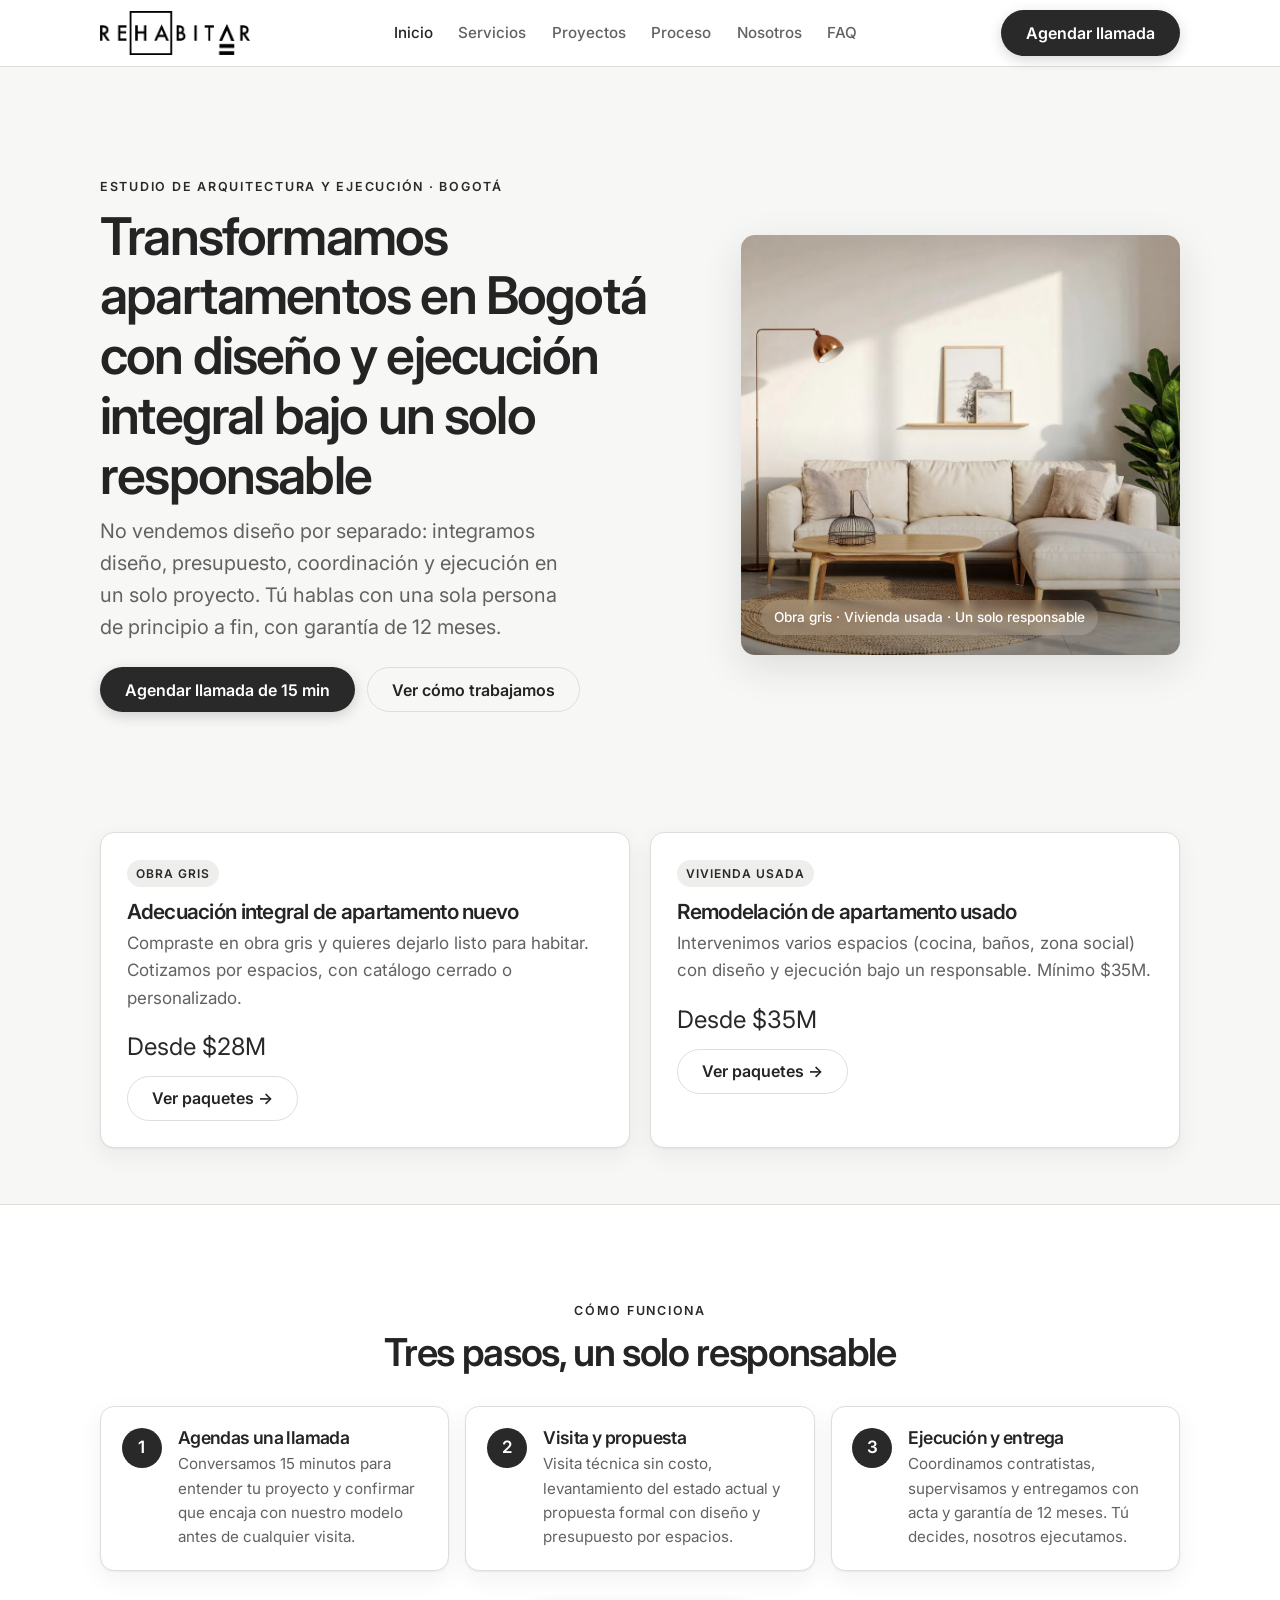
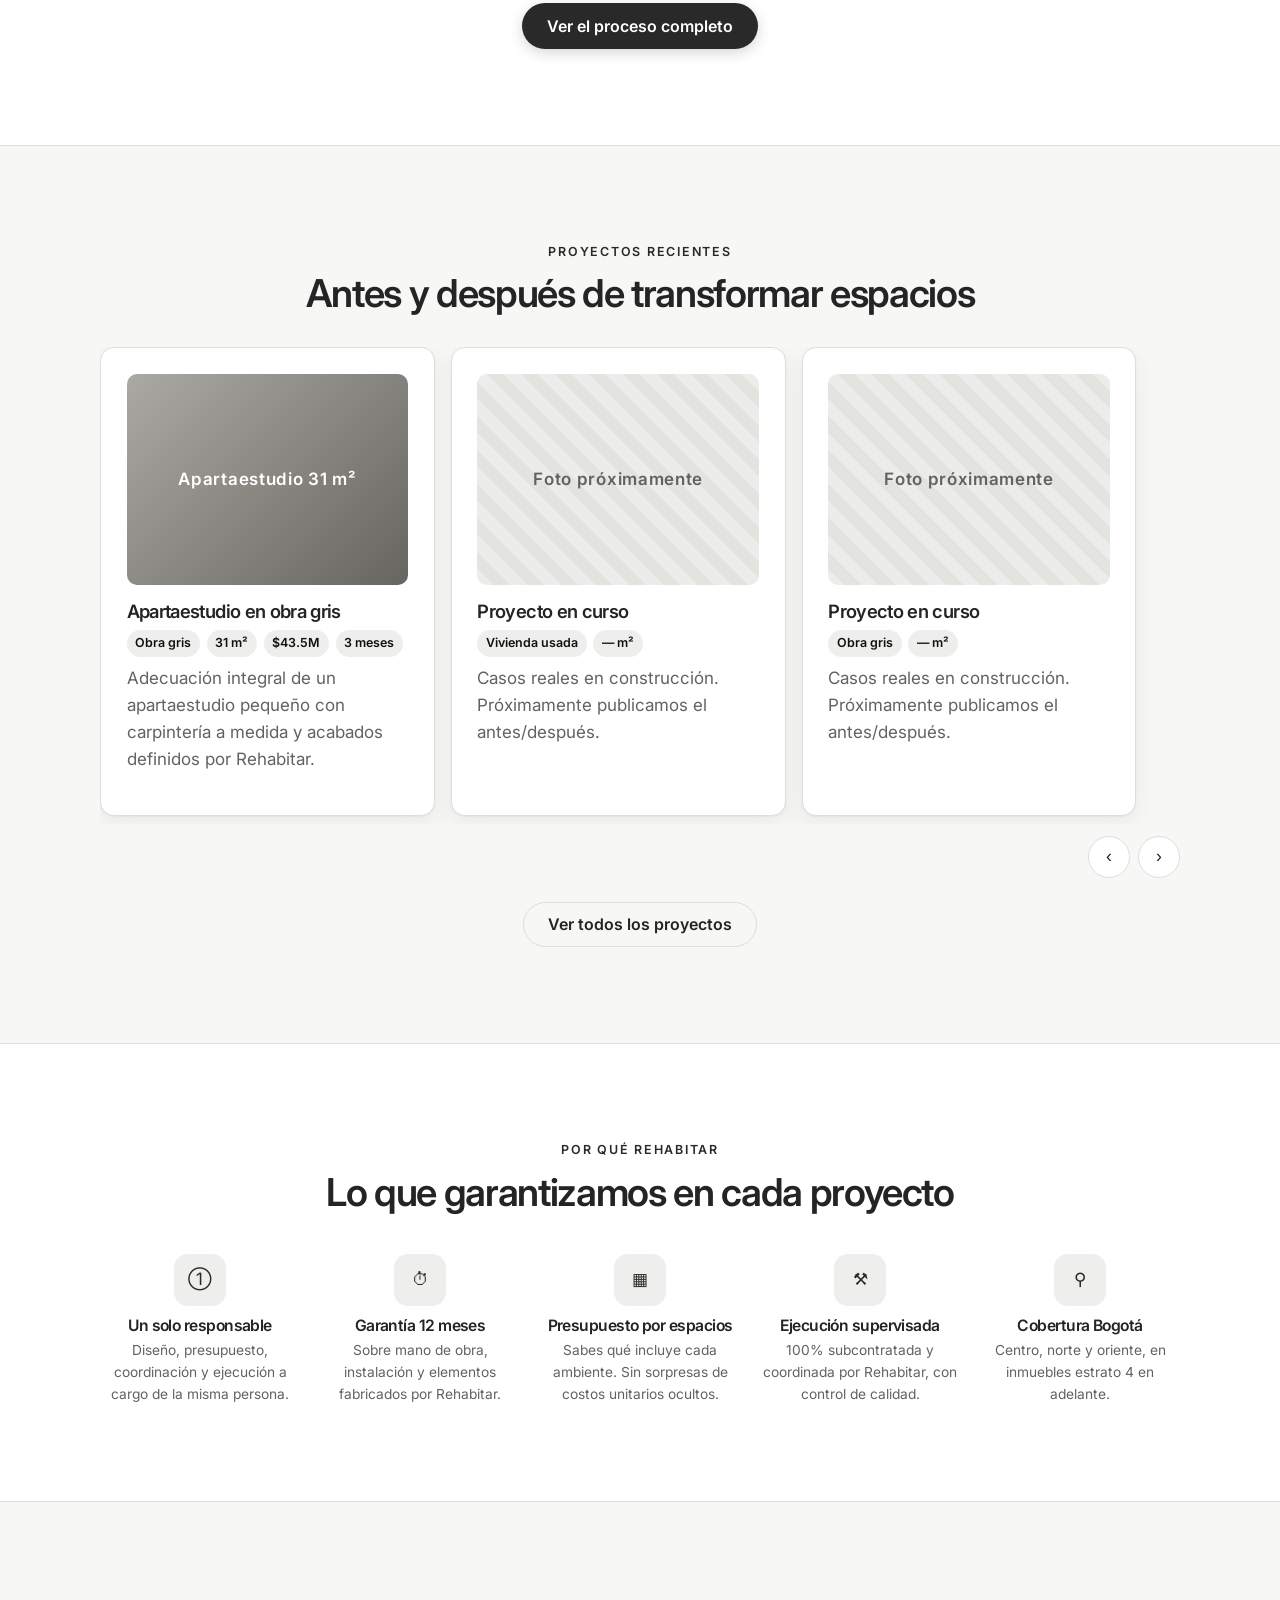
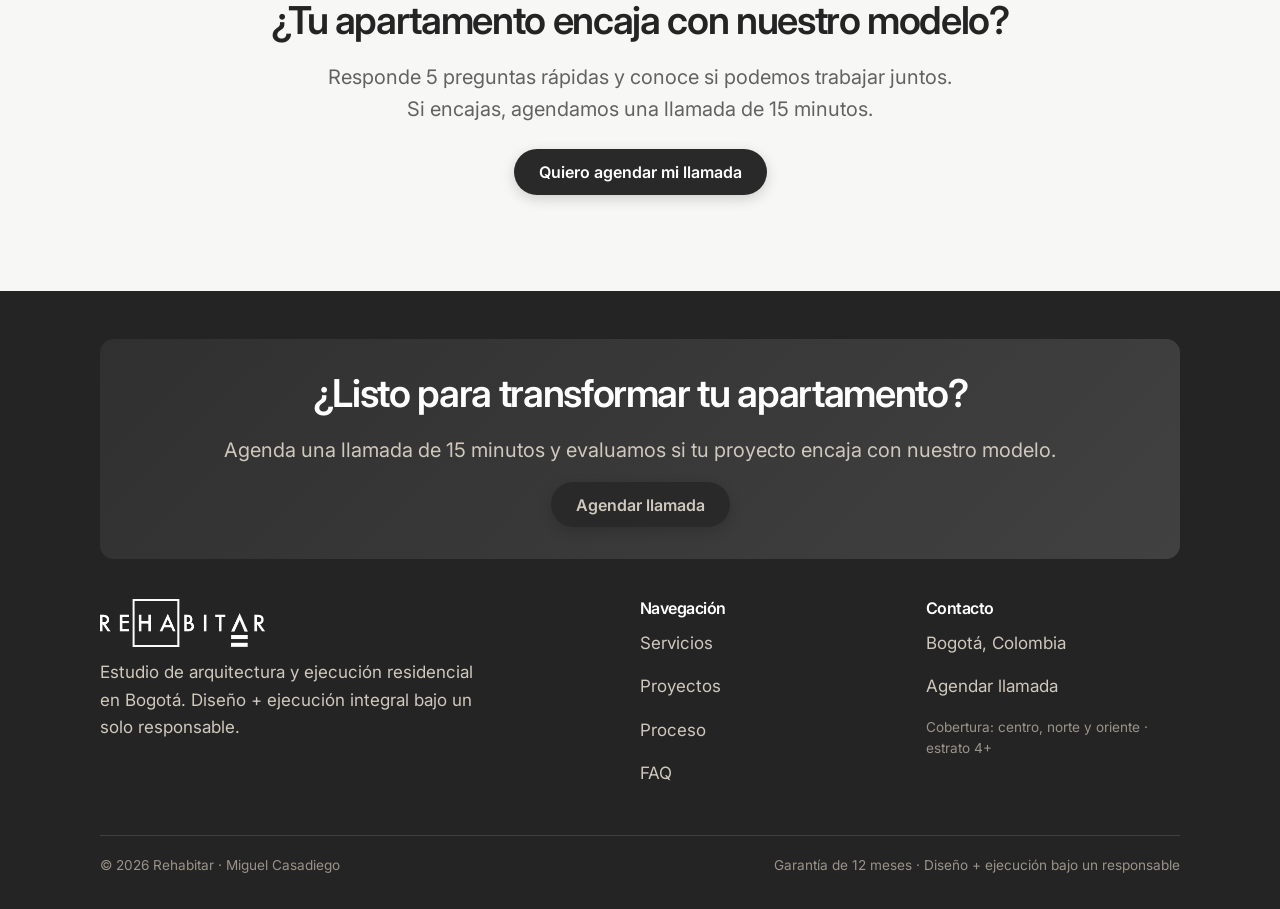
<file: index.html>
<!DOCTYPE html>
<html lang="es">
<head>
  <meta charset="UTF-8">
  <meta name="viewport" content="width=device-width, initial-scale=1">
  <title>Rehabitar — Transformamos apartamentos en Bogotá con diseño y ejecución integral</title>
  <meta name="description" content="Estudio de arquitectura y ejecución residencial en Bogotá. Transformamos apartamentos en obra gris y usados con diseño + ejecución integral bajo un solo responsable. Garantía de 12 meses.">
  <meta name="theme-color" content="#252525">
  <link rel="preconnect" href="https://fonts.googleapis.com">
  <link rel="preconnect" href="https://fonts.gstatic.com" crossorigin>
  <link rel="stylesheet" href="https://fonts.googleapis.com/css2?family=Inter:wght@400;500;600;700&display=swap">
  <link rel="stylesheet" href="assets/css/style.css">
  <link rel="icon" type="image/png" href="assets/img/logo-rehabitar-negro.png">
  <script type="application/ld+json">
  {
    "@context": "https://schema.org",
    "@type": "LocalBusiness",
    "name": "Rehabitar",
    "description": "Estudio de arquitectura y ejecución residencial que transforma apartamentos en Bogotá con diseño y ejecución integral bajo un solo responsable.",
    "founder": { "@type": "Person", "name": "Miguel Casadiego" },
    "areaServed": "Bogotá, Colombia",
    "address": { "@type": "PostalAddress", "addressLocality": "Bogotá", "addressCountry": "CO" },
    "url": "https://rehabitar.co",
    "knowsAbout": ["Remodelación de apartamentos", "Adecuación de obra gris", "Arquitectura residencial"],
    "priceRange": "$$$"
  }
  </script>
</head>
<body>
  <a class="skip-link" href="#main">Saltar al contenido</a>
  <header class="site-header">
    <div class="container nav">
      <a class="brand" href="index.html" aria-label="Rehabitar - inicio">
        <img src="assets/img/logo-rehabitar-negro.png" alt="Rehabitar" width="1289" height="370">
      </a>
      <nav aria-label="Navegación principal">
        <ul class="nav-links">
          <li><a data-nav="index.html" href="index.html">Inicio</a></li>
          <li><a data-nav="servicios.html" href="servicios.html">Servicios</a></li>
          <li><a data-nav="proyectos.html" href="proyectos.html">Proyectos</a></li>
          <li><a data-nav="proceso.html" href="proceso.html">Proceso</a></li>
          <li><a data-nav="nosotros.html" href="nosotros.html">Nosotros</a></li>
          <li><a data-nav="faq.html" href="faq.html">FAQ</a></li>
        </ul>
      </nav>
      <a class="btn btn--primary nav-cta" href="agendar.html">Agendar llamada</a>
      <button class="nav-toggle" aria-label="Abrir menú" aria-expanded="false">
        <span></span><span></span><span></span>
      </button>
    </div>
    <div class="mobile-menu container">
      <a data-nav="index.html" href="index.html">Inicio</a>
      <a data-nav="servicios.html" href="servicios.html">Servicios</a>
      <a data-nav="proyectos.html" href="proyectos.html">Proyectos</a>
      <a data-nav="proceso.html" href="proceso.html">Proceso</a>
      <a data-nav="nosotros.html" href="nosotros.html">Nosotros</a>
      <a data-nav="faq.html" href="faq.html">FAQ</a>
      <a class="btn btn--primary" href="agendar.html" style="margin-top:.5rem">Agendar llamada</a>
    </div>
  </header>

  <main id="main">
    <!-- HERO -->
    <section class="hero">
      <div class="container">
        <div>
          <p class="eyebrow">Estudio de arquitectura y ejecución · Bogotá</p>
          <h1>Transformamos apartamentos en Bogotá con diseño y ejecución integral bajo un solo responsable</h1>
          <p class="lead">No vendemos diseño por separado: integramos diseño, presupuesto, coordinación y ejecución en un solo proyecto. Tú hablas con una sola persona de principio a fin, con garantía de 12 meses.</p>
          <div class="hero-cta btn-row">
            <a class="btn btn--primary" href="agendar.html">Agendar llamada de 15 min</a>
            <a class="btn btn--ghost" href="proceso.html">Ver cómo trabajamos</a>
          </div>
        </div>
        <div class="hero-visual" role="img" aria-label="Interior residencial luminoso, imagen de la guía de Rehabitar">
          <span class="tag">Obra gris · Vivienda usada · Un solo responsable</span>
        </div>
      </div>
    </section>

    <!-- DOS MODALIDADES -->
    <section class="section--tight">
      <div class="container">
        <div class="grid grid-2">
          <a class="card card--link mod-card" href="servicios.html#obra-gris">
            <span class="badge">Obra gris</span>
            <h3>Adecuación integral de apartamento nuevo</h3>
            <p class="muted">Compraste en obra gris y quieres dejarlo listo para habitar. Cotizamos por espacios, con catálogo cerrado o personalizado.</p>
            <p class="price">Desde $28M</p>
            <span class="btn btn--ghost">Ver paquetes →</span>
          </a>
          <a class="card card--link mod-card" href="servicios.html#vivienda-usada">
            <span class="badge">Vivienda usada</span>
            <h3>Remodelación de apartamento usado</h3>
            <p class="muted">Intervenimos varios espacios (cocina, baños, zona social) con diseño y ejecución bajo un responsable. Mínimo $35M.</p>
            <p class="price">Desde $35M</p>
            <span class="btn btn--ghost">Ver paquetes →</span>
          </a>
        </div>
      </div>
    </section>

    <!-- CÓMO FUNCIONA (3 pasos) -->
    <section class="section section--alt" id="como-funciona">
      <div class="container">
        <div class="center" style="margin-bottom:2rem">
          <p class="eyebrow">Cómo funciona</p>
          <h2>Tres pasos, un solo responsable</h2>
        </div>
        <div class="steps">
          <div class="step">
            <div class="num">1</div>
            <div><h3>Agendas una llamada</h3><p>Conversamos 15 minutos para entender tu proyecto y confirmar que encaja con nuestro modelo antes de cualquier visita.</p></div>
          </div>
          <div class="step">
            <div class="num">2</div>
            <div><h3>Visita y propuesta</h3><p>Visita técnica sin costo, levantamiento del estado actual y propuesta formal con diseño y presupuesto por espacios.</p></div>
          </div>
          <div class="step">
            <div class="num">3</div>
            <div><h3>Ejecución y entrega</h3><p>Coordinamos contratistas, supervisamos y entregamos con acta y garantía de 12 meses. Tú decides, nosotros ejecutamos.</p></div>
          </div>
        </div>
        <div class="center" style="margin-top:2rem"><a class="btn btn--primary" href="proceso.html">Ver el proceso completo</a></div>
      </div>
    </section>

    <!-- PROYECTOS RECIENTES (carousel) -->
    <section class="section">
      <div class="container">
        <div class="center" style="margin-bottom:2rem">
          <p class="eyebrow">Proyectos recientes</p>
          <h2>Antes y después de transformar espacios</h2>
        </div>
        <div class="carousel">
          <div class="carousel-track">
            <article class="card proj-card">
              <div class="proj-photo">Apartaestudio 31 m²</div>
              <h3>Apartaestudio en obra gris</h3>
              <div class="proj-meta"><span>Obra gris</span><span>31 m²</span><span>$43.5M</span><span>3 meses</span></div>
              <p class="muted">Adecuación integral de un apartaestudio pequeño con carpintería a medida y acabados definidos por Rehabitar.</p>
            </article>
            <article class="card proj-card">
              <div class="proj-photo placeholder">Foto próximamente</div>
              <h3>Proyecto en curso</h3>
              <div class="proj-meta"><span>Vivienda usada</span><span>— m²</span></div>
              <p class="muted">Casos reales en construcción. Próximamente publicamos el antes/después.</p>
            </article>
            <article class="card proj-card">
              <div class="proj-photo placeholder">Foto próximamente</div>
              <h3>Proyecto en curso</h3>
              <div class="proj-meta"><span>Obra gris</span><span>— m²</span></div>
              <p class="muted">Casos reales en construcción. Próximamente publicamos el antes/después.</p>
            </article>
          </div>
          <div class="carousel-nav">
            <button data-prev aria-label="Anterior">‹</button>
            <button data-next aria-label="Siguiente">›</button>
          </div>
        </div>
        <div class="center" style="margin-top:1.5rem"><a class="btn btn--ghost" href="proyectos.html">Ver todos los proyectos</a></div>
      </div>
    </section>

    <!-- POR QUÉ REHABITAR -->
    <section class="section section--alt">
      <div class="container">
        <div class="center" style="margin-bottom:2.5rem">
          <p class="eyebrow">Por qué Rehabitar</p>
          <h2>Lo que garantizamos en cada proyecto</h2>
        </div>
        <div class="why">
          <div class="why-item">
            <div class="ic">①</div>
            <h4>Un solo responsable</h4>
            <p>Diseño, presupuesto, coordinación y ejecución a cargo de la misma persona.</p>
          </div>
          <div class="why-item">
            <div class="ic">⏱</div>
            <h4>Garantía 12 meses</h4>
            <p>Sobre mano de obra, instalación y elementos fabricados por Rehabitar.</p>
          </div>
          <div class="why-item">
            <div class="ic">▦</div>
            <h4>Presupuesto por espacios</h4>
            <p>Sabes qué incluye cada ambiente. Sin sorpresas de costos unitarios ocultos.</p>
          </div>
          <div class="why-item">
            <div class="ic">⚒</div>
            <h4>Ejecución supervisada</h4>
            <p>100% subcontratada y coordinada por Rehabitar, con control de calidad.</p>
          </div>
          <div class="why-item">
            <div class="ic">⚲</div>
            <h4>Cobertura Bogotá</h4>
            <p>Centro, norte y oriente, en inmuebles estrato 4 en adelante.</p>
          </div>
        </div>
      </div>
    </section>

    <!-- CTA FOOTER -->
    <section class="section">
      <div class="container center">
        <h2>¿Tu apartamento encaja con nuestro modelo?</h2>
        <p class="lead" style="max-width:48ch;margin:0 auto 1.5rem">Responde 5 preguntas rápidas y conoce si podemos trabajar juntos. Si encajas, agendamos una llamada de 15 minutos.</p>
        <a class="btn btn--primary" href="agendar.html">Quiero agendar mi llamada</a>
      </div>
    </section>
  </main>

  <footer class="site-footer">
    <div class="container">
      <div class="footer-cta">
        <h2>¿Listo para transformar tu apartamento?</h2>
        <p class="lead">Agenda una llamada de 15 minutos y evaluamos si tu proyecto encaja con nuestro modelo.</p>
        <a class="btn btn--primary" href="agendar.html">Agendar llamada</a>
      </div>
      <div class="footer-grid">
        <div>
          <a class="brand brand--footer" href="index.html" aria-label="Rehabitar - inicio">
            <img src="assets/img/logo-rehabitar-blanco.png" alt="Rehabitar" width="1287" height="370">
          </a>
          <p style="color:#cfc8bd;margin-top:.8rem;max-width:34ch">Estudio de arquitectura y ejecución residencial en Bogotá. Diseño + ejecución integral bajo un solo responsable.</p>
        </div>
        <div>
          <h4>Navegación</h4>
          <p><a href="servicios.html">Servicios</a></p>
          <p><a href="proyectos.html">Proyectos</a></p>
          <p><a href="proceso.html">Proceso</a></p>
          <p><a href="faq.html">FAQ</a></p>
        </div>
        <div>
          <h4>Contacto</h4>
          <p>Bogotá, Colombia</p>
          <p><a href="agendar.html">Agendar llamada</a></p>
          <p style="color:#9a9389;font-size:.85rem">Cobertura: centro, norte y oriente · estrato 4+</p>
        </div>
      </div>
      <div class="footer-bottom">
        <span>© <span data-year>2026</span> Rehabitar · Miguel Casadiego</span>
        <span>Garantía de 12 meses · Diseño + ejecución bajo un responsable</span>
      </div>
    </div>
  </footer>

  <script src="assets/js/config.js"></script>
  <script src="assets/js/main.js"></script>
</body>
</html>
</file>
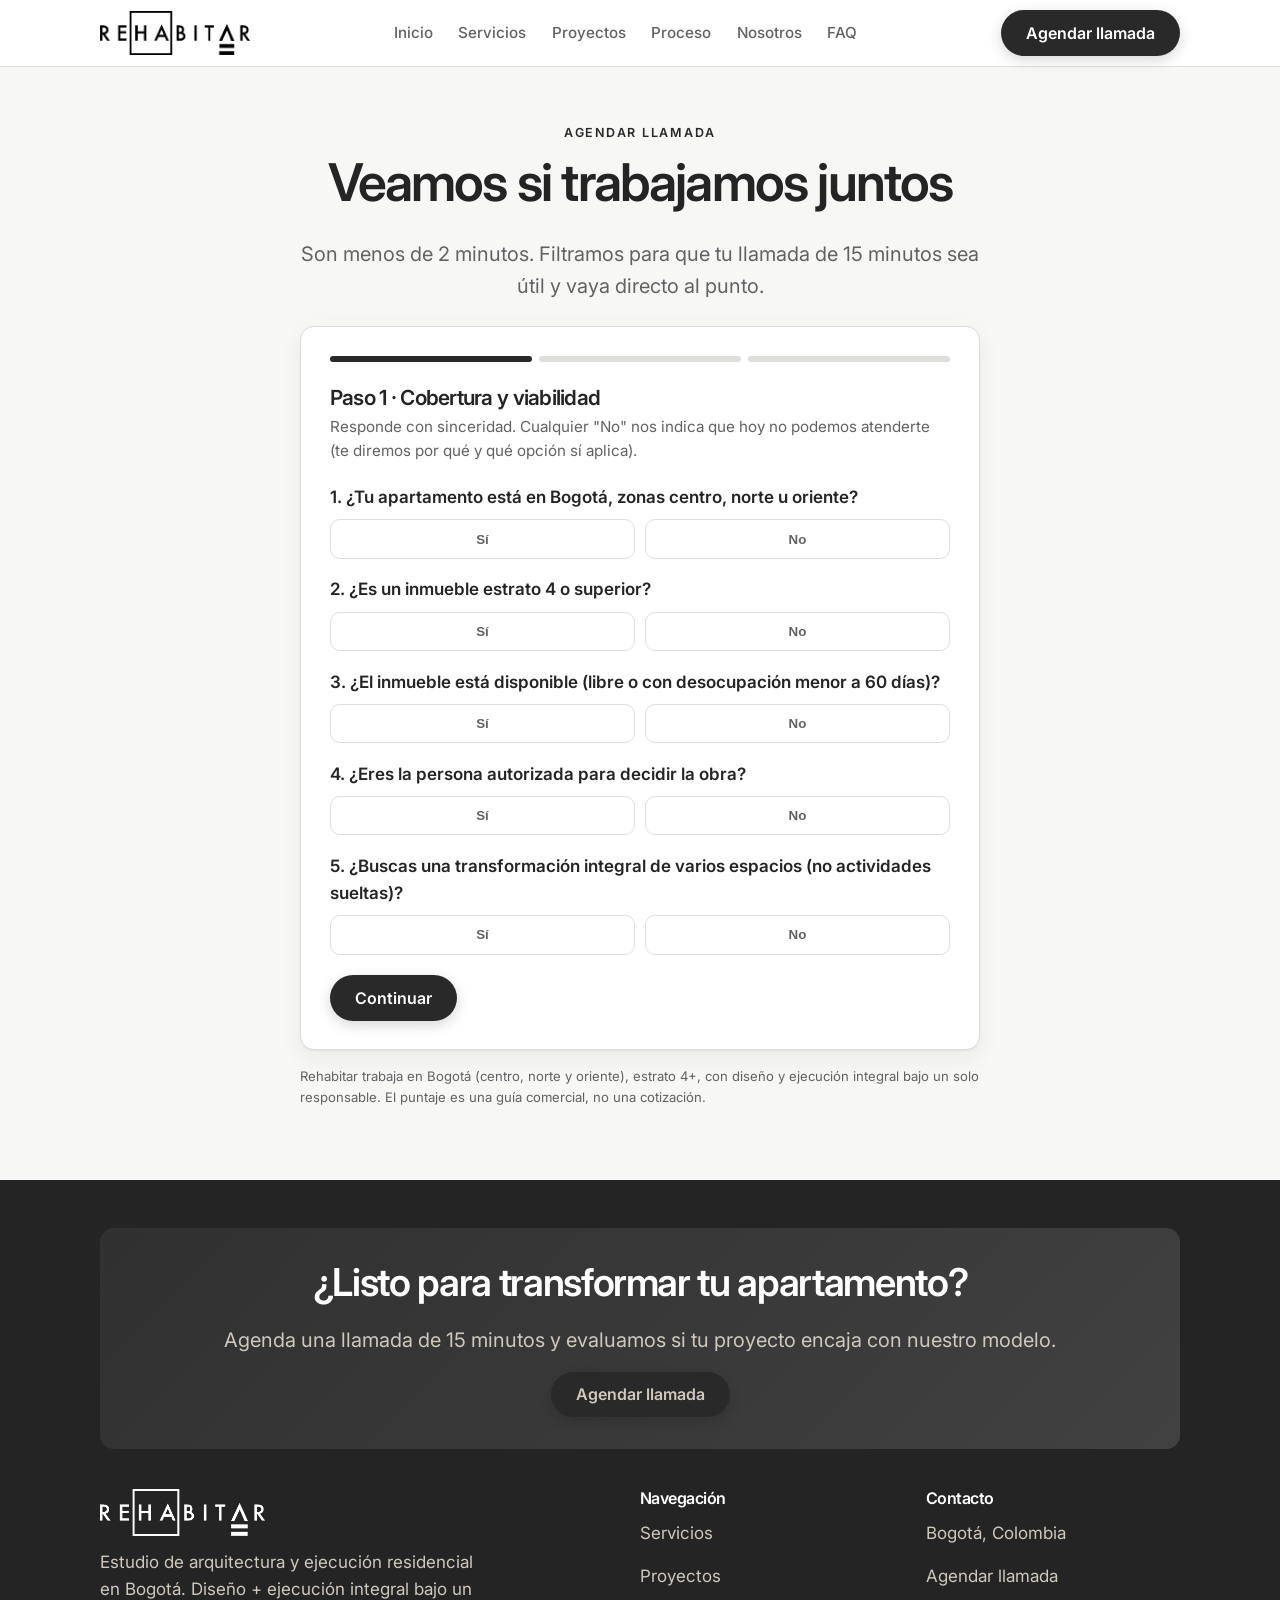
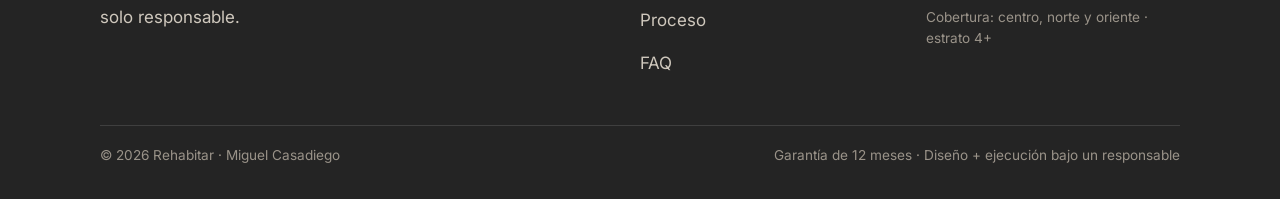
<file: agendar.html>
<!DOCTYPE html>
<html lang="es">
<head>
  <meta charset="UTF-8">
  <meta name="viewport" content="width=device-width, initial-scale=1">
  <title>Agendar — Rehabitar: filtro de calificación y reserva de llamada</title>
  <meta name="description" content="Filtro de calificación de Rehabitar: responde 5 preguntas y un breve scoring. Si tu proyecto encaja, agendamos una llamada de descubrimiento de 15 minutos en Cal.com.">
  <meta name="theme-color" content="#252525">
  <link rel="preconnect" href="https://fonts.googleapis.com">
  <link rel="preconnect" href="https://fonts.gstatic.com" crossorigin>
  <link rel="stylesheet" href="https://fonts.googleapis.com/css2?family=Inter:wght@400;500;600;700&display=swap">
  <link rel="stylesheet" href="assets/css/style.css">
  <link rel="icon" type="image/png" href="assets/img/logo-rehabitar-negro.png">
</head>
<body>
  <a class="skip-link" href="#main">Saltar al contenido</a>
  <header class="site-header">
    <div class="container nav">
      <a class="brand" href="index.html" aria-label="Rehabitar - inicio">
        <img src="assets/img/logo-rehabitar-negro.png" alt="Rehabitar" width="1289" height="370">
      </a>
      <nav aria-label="Navegación principal">
        <ul class="nav-links">
          <li><a data-nav="index.html" href="index.html">Inicio</a></li>
          <li><a data-nav="servicios.html" href="servicios.html">Servicios</a></li>
          <li><a data-nav="proyectos.html" href="proyectos.html">Proyectos</a></li>
          <li><a data-nav="proceso.html" href="proceso.html">Proceso</a></li>
          <li><a data-nav="nosotros.html" href="nosotros.html">Nosotros</a></li>
          <li><a data-nav="faq.html" href="faq.html">FAQ</a></li>
        </ul>
      </nav>
      <a class="btn btn--primary nav-cta" href="agendar.html">Agendar llamada</a>
      <button class="nav-toggle" aria-label="Abrir menú" aria-expanded="false"><span></span><span></span><span></span></button>
    </div>
    <div class="mobile-menu container">
      <a data-nav="index.html" href="index.html">Inicio</a>
      <a data-nav="servicios.html" href="servicios.html">Servicios</a>
      <a data-nav="proyectos.html" href="proyectos.html">Proyectos</a>
      <a data-nav="proceso.html" href="proceso.html">Proceso</a>
      <a data-nav="nosotros.html" href="nosotros.html">Nosotros</a>
      <a data-nav="faq.html" href="faq.html">FAQ</a>
      <a class="btn btn--primary" href="agendar.html" style="margin-top:.5rem">Agendar llamada</a>
    </div>
  </header>

  <main id="main">
    <section class="section--tight">
      <div class="container qual-wrap">
        <div class="center" style="margin-bottom:1.5rem">
          <p class="eyebrow">Agendar llamada</p>
          <h1>Veamos si trabajamos juntos</h1>
          <p class="lead">Son menos de 2 minutos. Filtramos para que tu llamada de 15 minutos sea útil y vaya directo al punto.</p>
        </div>

        <div class="qual-card">
          <div class="qual-progress" aria-hidden="true">
            <span class="bar done"></span><span class="bar"></span><span class="bar"></span>
          </div>

          <!-- PASO 1: KNOCKOUT -->
          <section class="qual-step active" id="step1">
            <h2 class="q-title">Paso 1 · Cobertura y viabilidad</h2>
            <p class="q-sub">Responde con sinceridad. Cualquier "No" nos indica que hoy no podemos atenderte (te diremos por qué y qué opción sí aplica).</p>

            <div class="q-group" data-key="zona">
              <span class="q-label">1. ¿Tu apartamento está en Bogotá, zonas centro, norte u oriente?</span>
              <div class="q-options yn">
                <button type="button" class="opt" data-val="si">Sí</button>
                <button type="button" class="opt" data-val="no">No</button>
              </div>
            </div>
            <div class="q-group" data-key="estrato">
              <span class="q-label">2. ¿Es un inmueble estrato 4 o superior?</span>
              <div class="q-options yn">
                <button type="button" class="opt" data-val="si">Sí</button>
                <button type="button" class="opt" data-val="no">No</button>
              </div>
            </div>
            <div class="q-group" data-key="disponible">
              <span class="q-label">3. ¿El inmueble está disponible (libre o con desocupación menor a 60 días)?</span>
              <div class="q-options yn">
                <button type="button" class="opt" data-val="si">Sí</button>
                <button type="button" class="opt" data-val="no">No</button>
              </div>
            </div>
            <div class="q-group" data-key="decisor">
              <span class="q-label">4. ¿Eres la persona autorizada para decidir la obra?</span>
              <div class="q-options yn">
                <button type="button" class="opt" data-val="si">Sí</button>
                <button type="button" class="opt" data-val="no">No</button>
              </div>
            </div>
            <div class="q-group" data-key="integral">
              <span class="q-label">5. ¿Buscas una transformación integral de varios espacios (no actividades sueltas)?</span>
              <div class="q-options yn">
                <button type="button" class="opt" data-val="si">Sí</button>
                <button type="button" class="opt" data-val="no">No</button>
              </div>
            </div>

            <div class="btn-row" style="margin-top:1.3rem">
              <button type="button" class="btn btn--primary" id="btn-step1" disabled>Continuar</button>
            </div>
          </section>

          <!-- PASO 2: SCORING -->
          <section class="qual-step" id="step2">
            <h2 class="q-title">Paso 2 · Tu perfil de proyecto</h2>
            <p class="q-sub">Esto nos ayuda a preparar mejor la llamada. Puntaje sobre 100; necesitas 60+ para agendar directo.</p>

            <div class="q-group" data-score-key="tipo">
              <span class="q-label">Tipo de inmueble</span>
              <div class="q-options">
                <button type="button" class="opt" data-val="usado">Vivienda usada</button>
                <button type="button" class="opt" data-val="casa">Casa</button>
                <button type="button" class="opt" data-val="obra_gris">Obra gris (nuevo)</button>
                <button type="button" class="opt" data-val="otro">Otro</button>
              </div>
            </div>

            <div class="q-group">
              <label class="q-label" for="area-m2">Área aproximada (m²)</label>
              <input type="number" id="area-m2" min="1" placeholder="Ej. 85" inputmode="numeric">
            </div>

            <div class="q-group" data-score-key="alcance">
              <span class="q-label">Alcance deseado</span>
              <div class="q-options">
                <button type="button" class="opt" data-val="completa">Transformación completa</button>
                <button type="button" class="opt" data-val="varios">Varios espacios</button>
                <button type="button" class="opt" data-val="obra_gris_completa">Obra gris completa</button>
                <button type="button" class="opt" data-val="pocos">1 a 2 espacios</button>
              </div>
            </div>

            <div class="q-group">
              <label class="q-label" for="inversion">Inversión estimada (antes de IVA)</label>
              <select id="inversion">
                <option value="" disabled selected>Selecciona un rango…</option>
                <option value="gt350">Más de $350 M</option>
                <option value="200_350">$200 M – $350 M</option>
                <option value="100_200">$100 M – $200 M</option>
                <option value="50_100">$50 M – $100 M</option>
                <option value="35_50">$35 M – $50 M</option>
                <option value="lt35">Menos de $35 M</option>
              </select>
            </div>

            <div class="q-group">
              <label class="q-label" for="urgencia">¿Cuándo quieres la obra terminada?</label>
              <select id="urgencia">
                <option value="" disabled selected>Selecciona…</option>
                <option value="lt30">Menos de 30 días</option>
                <option value="1_3m">1 a 3 meses</option>
                <option value="3_6m">3 a 6 meses</option>
                <option value="explorando">Solo explorando</option>
              </select>
            </div>

            <div class="btn-row" style="margin-top:1.3rem">
              <button type="button" class="btn btn--primary" id="btn-step2" disabled>Calcular y ver resultado</button>
            </div>
          </section>

          <!-- RESULTADO: PASO 3 (PASS) -->
          <section class="qual-step result-box pass" id="result-pass">
            <h2 class="q-title">¡Tu proyecto encaja!</h2>
            <div class="score" id="pass-score">0</div>
            <p class="muted">/ 100 · puntaje de calificación</p>
            <div class="result-msg">Agenda tu <b>llamada de descubrimiento de 15 minutos</b> en el calendario. Si prefieres, déjanos tus datos y te escribimos.</div>
            <div id="cal-embed" class="cal-embed"></div>
            <div id="cal-fallback"></div>
            <form id="lead-form" class="lead-form hidden" method="POST" target="_blank">
              <input type="hidden" name="_subject" value="Nuevo lead calificado — Rehabitar">
              <input type="hidden" name="_captcha" value="false">
              <input type="hidden" id="lead-score" name="puntaje" value="">
              <div class="field">
                <label for="lf-nombre">Nombre</label>
                <input type="text" id="lf-nombre" name="nombre" required placeholder="Tu nombre">
              </div>
              <div class="field">
                <label for="lf-contacto">Email o WhatsApp</label>
                <input type="text" id="lf-contacto" name="contacto" required placeholder="Cómo te contactamos">
              </div>
              <button type="submit" class="btn btn--ghost btn--block">Enviar mis datos</button>
            </form>
            <button type="button" class="btn btn--ghost" id="btn-restart" style="margin-top:1rem">Empezar de nuevo</button>
          </section>

          <!-- RESULTADO: NO CALIFICA A (knockout) -->
          <section class="qual-step result-box" id="result-failA">
            <h2 class="q-title">Hoy no podemos atenderte</h2>
            <div class="result-msg" id="failA-reason"></div>
            <div class="result-msg" id="failA-deriv"></div>
            <a class="btn btn--primary btn--block" href="servicios.html">Ver opciones que sí aplican</a>
            <button type="button" class="btn btn--ghost btn--block" id="btn-restart-a" style="margin-top:.6rem">Empezar de nuevo</button>
          </section>

          <!-- RESULTADO: NO CALIFICA B (score bajo) -->
          <section class="qual-step result-box" id="result-failB">
            <h2 class="q-title">Estás en nuestra cobertura, pero…</h2>
            <div class="score" id="failB-score">0</div>
            <p class="muted">/ 100 · puntaje de calificación</p>
            <div class="result-msg" id="failB-deriv"></div>
            <a class="btn btn--primary btn--block" href="servicios.html">Ver opciones que sí aplican</a>
            <button type="button" class="btn btn--ghost btn--block" id="btn-restart-b" style="margin-top:.6rem">Empezar de nuevo</button>
          </section>
        </div>

        <p class="qual-note">Rehabitar trabaja en Bogotá (centro, norte y oriente), estrato 4+, con diseño y ejecución integral bajo un solo responsable. El puntaje es una guía comercial, no una cotización.</p>
      </div>
    </section>
  </main>

  <footer class="site-footer">
    <div class="container">
      <div class="footer-cta">
        <h2>¿Listo para transformar tu apartamento?</h2>
        <p class="lead">Agenda una llamada de 15 minutos y evaluamos si tu proyecto encaja con nuestro modelo.</p>
        <a class="btn btn--primary" href="agendar.html">Agendar llamada</a>
      </div>
      <div class="footer-grid">
        <div>
          <a class="brand brand--footer" href="index.html" aria-label="Rehabitar - inicio">
            <img src="assets/img/logo-rehabitar-blanco.png" alt="Rehabitar" width="1287" height="370">
          </a>
          <p style="color:#cfc8bd;margin-top:.8rem;max-width:34ch">Estudio de arquitectura y ejecución residencial en Bogotá. Diseño + ejecución integral bajo un solo responsable.</p>
        </div>
        <div><h4>Navegación</h4><p><a href="servicios.html">Servicios</a></p><p><a href="proyectos.html">Proyectos</a></p><p><a href="proceso.html">Proceso</a></p><p><a href="faq.html">FAQ</a></p></div>
        <div><h4>Contacto</h4><p>Bogotá, Colombia</p><p><a href="agendar.html">Agendar llamada</a></p><p style="color:#9a9389;font-size:.85rem">Cobertura: centro, norte y oriente · estrato 4+</p></div>
      </div>
      <div class="footer-bottom">
        <span>© <span data-year>2026</span> Rehabitar · Miguel Casadiego</span>
        <span>Garantía de 12 meses · Diseño + ejecución bajo un responsable</span>
      </div>
    </div>
  </footer>

  <script src="assets/js/config.js"></script>
  <script src="assets/js/main.js"></script>
  <script src="assets/js/agendar.js"></script>
  <script>
    // Botones "Empezar de nuevo" adicionales (fuera del flujo principal)
    ["btn-restart-a","btn-restart-b"].forEach(function(id){
      var el = document.getElementById(id);
      if (el) el.addEventListener("click", function(){ location.reload(); });
    });
  </script>
</body>
</html>
</file>
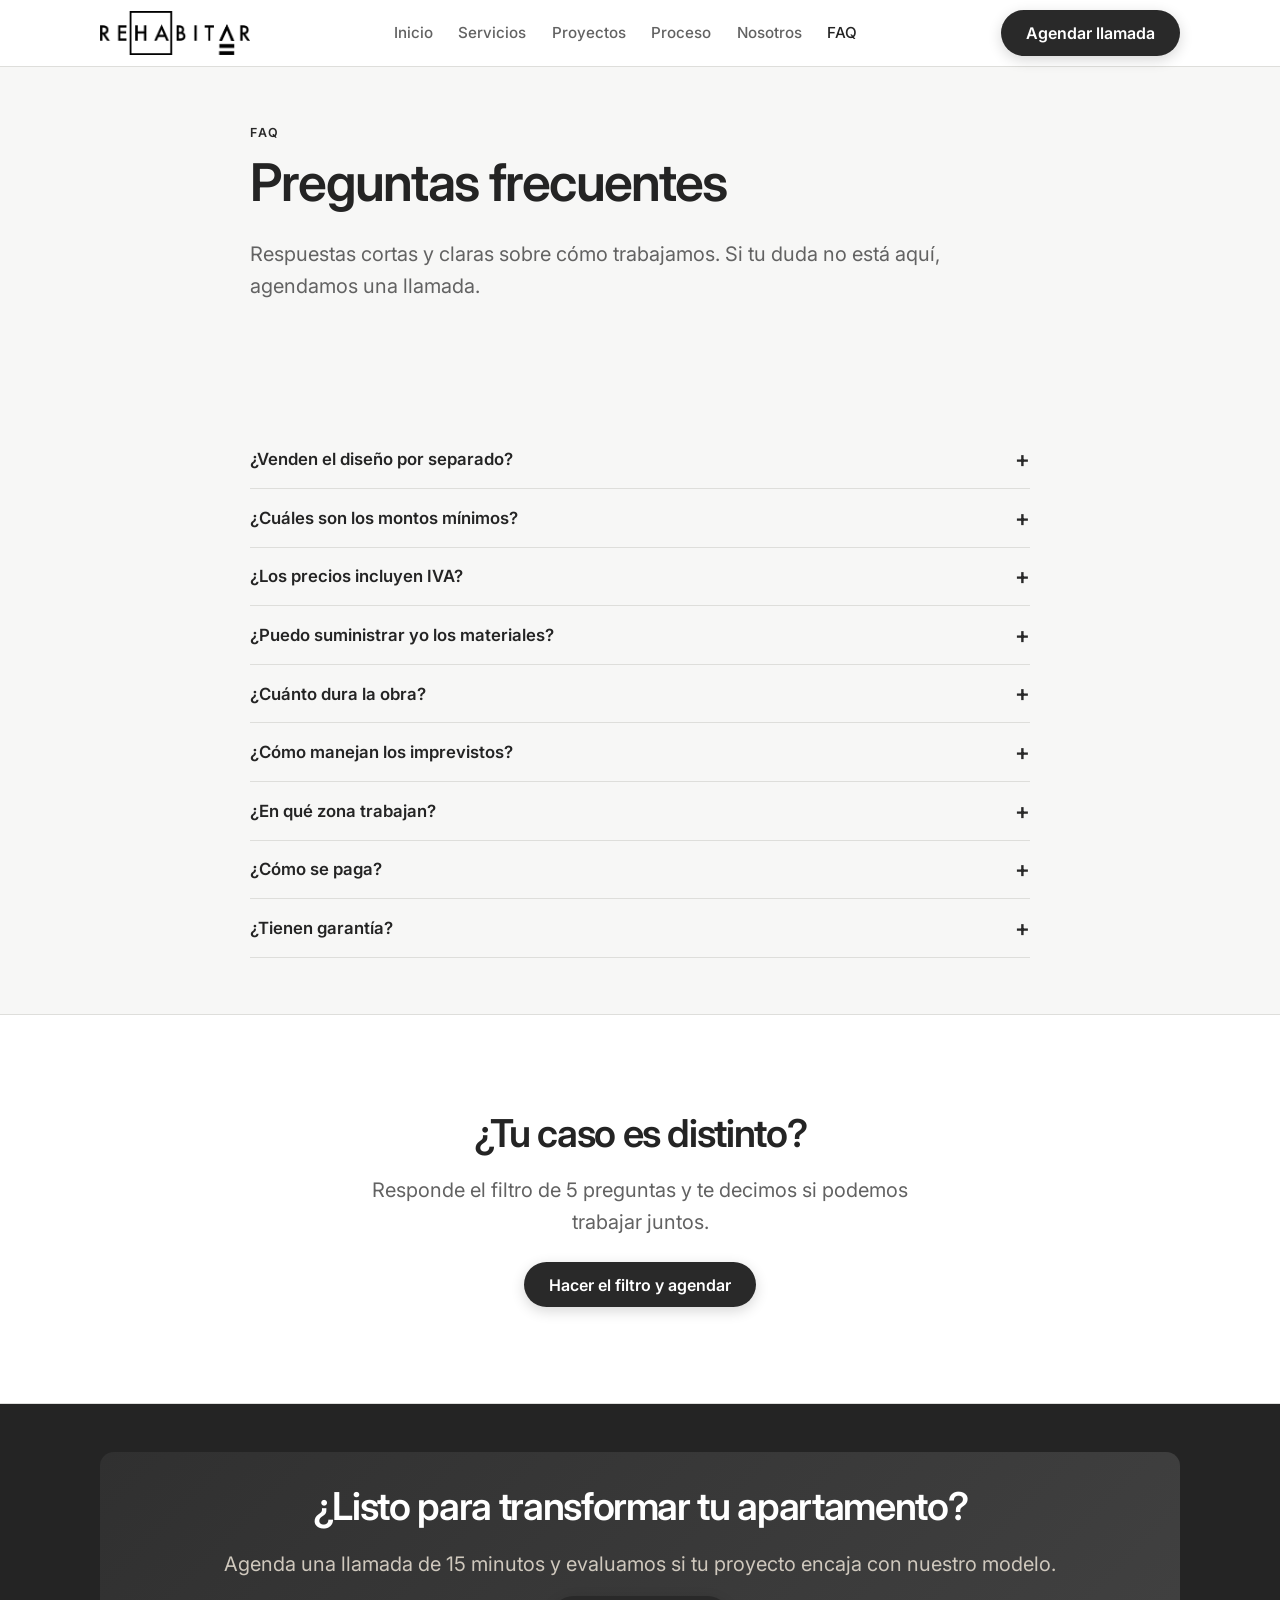
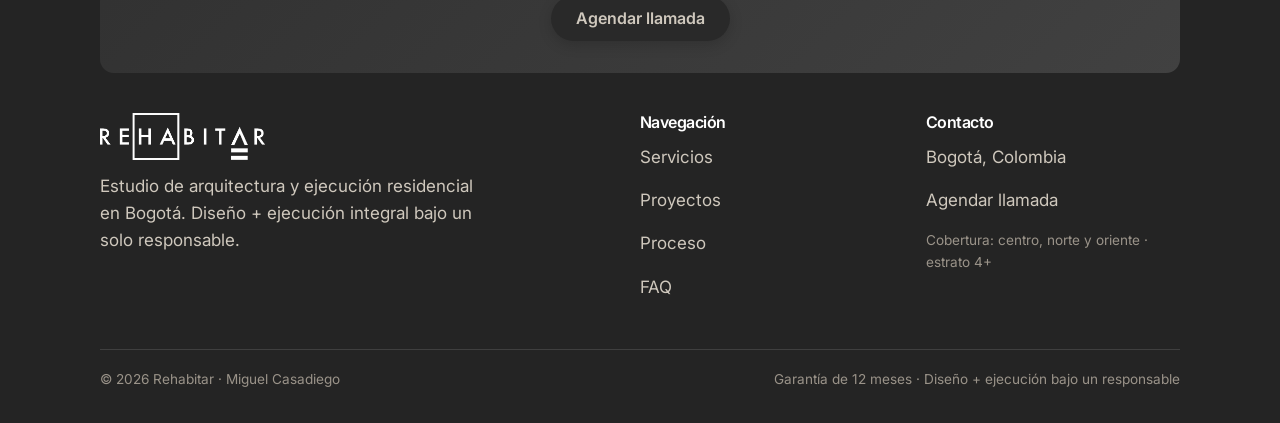
<file: faq.html>
<!DOCTYPE html>
<html lang="es">
<head>
  <meta charset="UTF-8">
  <meta name="viewport" content="width=device-width, initial-scale=1">
  <title>FAQ — Rehabitar: preguntas frecuentes sobre obra gris y remodelación</title>
  <meta name="description" content="Preguntas frecuentes de Rehabitar: diseño aparte, mínimos, IVA, materiales del cliente, duración, imprevistos, zona, forma de pago y garantía de 12 meses.">
  <meta name="theme-color" content="#252525">
  <link rel="preconnect" href="https://fonts.googleapis.com">
  <link rel="preconnect" href="https://fonts.gstatic.com" crossorigin>
  <link rel="stylesheet" href="https://fonts.googleapis.com/css2?family=Inter:wght@400;500;600;700&display=swap">
  <link rel="stylesheet" href="assets/css/style.css">
  <link rel="icon" type="image/png" href="assets/img/logo-rehabitar-negro.png">
</head>
<body>
  <a class="skip-link" href="#main">Saltar al contenido</a>
  <header class="site-header">
    <div class="container nav">
      <a class="brand" href="index.html" aria-label="Rehabitar - inicio">
        <img src="assets/img/logo-rehabitar-negro.png" alt="Rehabitar" width="1289" height="370">
      </a>
      <nav aria-label="Navegación principal">
        <ul class="nav-links">
          <li><a data-nav="index.html" href="index.html">Inicio</a></li>
          <li><a data-nav="servicios.html" href="servicios.html">Servicios</a></li>
          <li><a data-nav="proyectos.html" href="proyectos.html">Proyectos</a></li>
          <li><a data-nav="proceso.html" href="proceso.html">Proceso</a></li>
          <li><a data-nav="nosotros.html" href="nosotros.html">Nosotros</a></li>
          <li><a data-nav="faq.html" href="faq.html">FAQ</a></li>
        </ul>
      </nav>
      <a class="btn btn--primary nav-cta" href="agendar.html">Agendar llamada</a>
      <button class="nav-toggle" aria-label="Abrir menú" aria-expanded="false"><span></span><span></span><span></span></button>
    </div>
    <div class="mobile-menu container">
      <a data-nav="index.html" href="index.html">Inicio</a>
      <a data-nav="servicios.html" href="servicios.html">Servicios</a>
      <a data-nav="proyectos.html" href="proyectos.html">Proyectos</a>
      <a data-nav="proceso.html" href="proceso.html">Proceso</a>
      <a data-nav="nosotros.html" href="nosotros.html">Nosotros</a>
      <a data-nav="faq.html" href="faq.html">FAQ</a>
      <a class="btn btn--primary" href="agendar.html" style="margin-top:.5rem">Agendar llamada</a>
    </div>
  </header>

  <main id="main">
    <section class="section--tight">
      <div class="container" style="max-width:820px">
        <p class="eyebrow">FAQ</p>
        <h1>Preguntas frecuentes</h1>
        <p class="lead">Respuestas cortas y claras sobre cómo trabajamos. Si tu duda no está aquí, agendamos una llamada.</p>
      </div>
    </section>

    <section class="section--tight">
      <div class="container" style="max-width:820px">
        <div class="faq-item">
          <button class="faq-q" aria-expanded="false">¿Venden el diseño por separado?<span class="plus">+</span></button>
          <div class="faq-a"><p>No. El diseño está incluido dentro del proceso de ejecución y su costo se recupera en el precio total de la obra. Integramos diseño, presupuesto y ejecución bajo un solo responsable.</p></div>
        </div>
        <div class="faq-item">
          <button class="faq-q" aria-expanded="false">¿Cuáles son los montos mínimos?<span class="plus">+</span></button>
          <div class="faq-a"><p>Obra Gris Básica: desde $28.000.000. Remodelación Personalizada (vivienda usada): desde $35.000.000. Remodelación a la Medida (transformación completa): desde $200.000.000. Los precios son antes de IVA, si aplica.</p></div>
        </div>
        <div class="faq-item">
          <button class="faq-q" aria-expanded="false">¿Los precios incluyen IVA?<span class="plus">+</span></button>
          <div class="faq-a"><p>Los valores de referencia se manejan antes de IVA, si aplica. La propuesta formal detalla el valor total según corresponda a tu caso.</p></div>
        </div>
        <div class="faq-item">
          <button class="faq-q" aria-expanded="false">¿Puedo suministrar yo los materiales?<span class="plus">+</span></button>
          <div class="faq-a"><p>Sí. La administración de materiales suministrados por el cliente tiene un cargo estándar del 12% sobre su valor (puede subir al 15% si hay complejidad, compras fragmentadas o gestión especial). Ese valor no cuenta para el mínimo de contratación; el cobro de administración sí.</p></div>
        </div>
        <div class="faq-item">
          <button class="faq-q" aria-expanded="false">¿Cuánto dura la obra?<span class="plus">+</span></button>
          <div class="faq-a"><p>Obra gris: 2–3 meses. Vivienda usada: 3–4 meses. La duración depende del alcance. El plazo corre desde el acta de inicio de obra firmada, no desde la primera conversación.</p></div>
        </div>
        <div class="faq-item">
          <button class="faq-q" aria-expanded="false">¿Cómo manejan los imprevistos?<span class="plus">+</span></button>
          <div class="faq-a"><p>Cada paquete tiene una contingencia objetivo (5% en Obra Gris Básica, 7% Personalizada, 10% Remodelación Personalizada, 12% a la Medida). Los daños ocultos o condiciones preexistentes se evalúan y cotizan para incorporarlos al presupuesto.</p></div>
        </div>
        <div class="faq-item">
          <button class="faq-q" aria-expanded="false">¿En qué zona trabajan?<span class="plus">+</span></button>
          <div class="faq-a"><p>Bogotá, zonas centro, norte y oriente, en inmuebles estrato 4 en adelante. El área máxima de referencia es 650 m².</p></div>
        </div>
        <div class="faq-item">
          <button class="faq-q" aria-expanded="false">¿Cómo se paga?<span class="plus">+</span></button>
          <div class="faq-a"><p>Anticipo de activación: obra gris 10% (mín $3M, máx $15M); vivienda usada 15% (mín $5M, máx $15M). El saldo se distribuye: 50% al inicio, 20% y 20% en avances, 10% a la entrega. Rehabitar no financia la obra.</p></div>
        </div>
        <div class="faq-item">
          <button class="faq-q" aria-expanded="false">¿Tienen garantía?<span class="plus">+</span></button>
          <div class="faq-a"><p>Sí, garantía estándar de 12 meses desde la entrega formal, sobre mano de obra, instalación y elementos fabricados por Rehabitar. Equipos y aparatos llevan garantía de fábrica; los materiales suministrados por el cliente, solo la instalación.</p></div>
        </div>
      </div>
    </section>

    <section class="section section--alt">
      <div class="container center">
        <h2>¿Tu caso es distinto?</h2>
        <p class="lead" style="max-width:46ch;margin:0 auto 1.5rem">Responde el filtro de 5 preguntas y te decimos si podemos trabajar juntos.</p>
        <a class="btn btn--primary" href="agendar.html">Hacer el filtro y agendar</a>
      </div>
    </section>
  </main>

  <footer class="site-footer">
    <div class="container">
      <div class="footer-cta">
        <h2>¿Listo para transformar tu apartamento?</h2>
        <p class="lead">Agenda una llamada de 15 minutos y evaluamos si tu proyecto encaja con nuestro modelo.</p>
        <a class="btn btn--primary" href="agendar.html">Agendar llamada</a>
      </div>
      <div class="footer-grid">
        <div>
          <a class="brand brand--footer" href="index.html" aria-label="Rehabitar - inicio">
            <img src="assets/img/logo-rehabitar-blanco.png" alt="Rehabitar" width="1287" height="370">
          </a>
          <p style="color:#cfc8bd;margin-top:.8rem;max-width:34ch">Estudio de arquitectura y ejecución residencial en Bogotá. Diseño + ejecución integral bajo un solo responsable.</p>
        </div>
        <div><h4>Navegación</h4><p><a href="servicios.html">Servicios</a></p><p><a href="proyectos.html">Proyectos</a></p><p><a href="proceso.html">Proceso</a></p><p><a href="faq.html">FAQ</a></p></div>
        <div><h4>Contacto</h4><p>Bogotá, Colombia</p><p><a href="agendar.html">Agendar llamada</a></p><p style="color:#9a9389;font-size:.85rem">Cobertura: centro, norte y oriente · estrato 4+</p></div>
      </div>
      <div class="footer-bottom">
        <span>© <span data-year>2026</span> Rehabitar · Miguel Casadiego</span>
        <span>Garantía de 12 meses · Diseño + ejecución bajo un responsable</span>
      </div>
    </div>
  </footer>

  <script src="assets/js/config.js"></script>
  <script src="assets/js/main.js"></script>
</body>
</html>
</file>
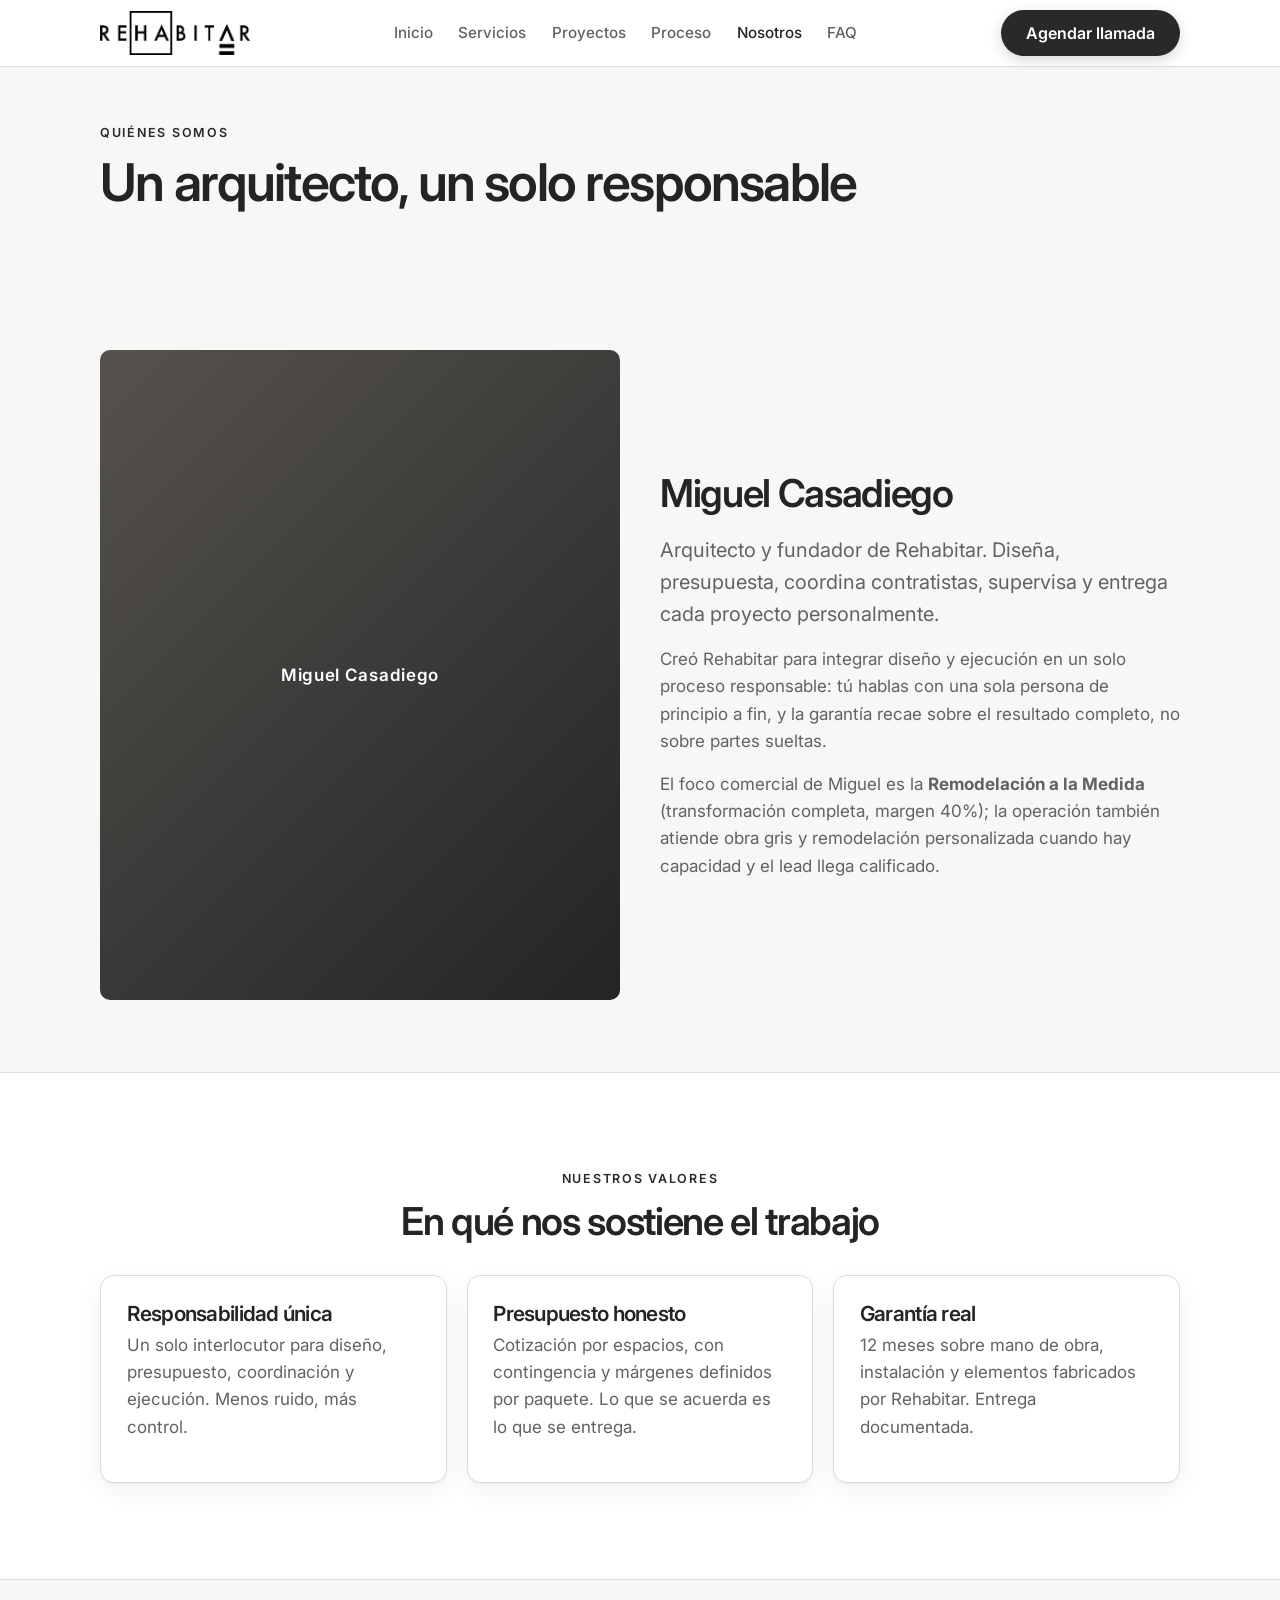
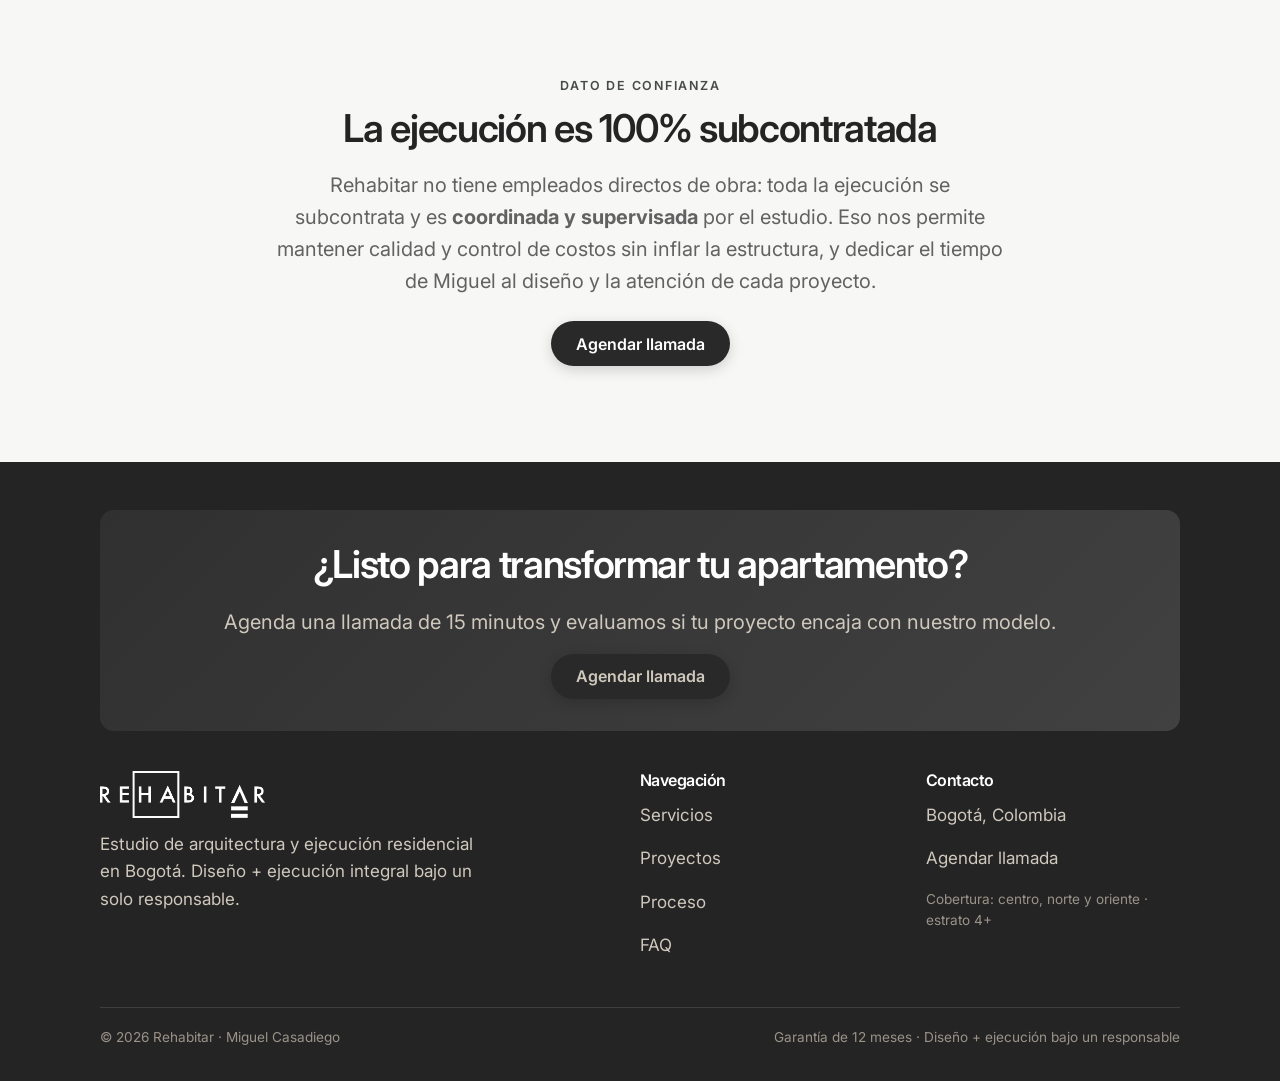
<file: nosotros.html>
<!DOCTYPE html>
<html lang="es">
<head>
  <meta charset="UTF-8">
  <meta name="viewport" content="width=device-width, initial-scale=1">
  <title>Quiénes somos — Rehabitar: Miguel Casadiego, arquitecto fundador</title>
  <meta name="description" content="Rehabitar es el estudio de arquitectura y ejecución residencial de Miguel Casadiego en Bogotá. Diseño + ejecución integral bajo un solo responsable, con ejecución 100% subcontratada y supervisada.">
  <meta name="theme-color" content="#252525">
  <link rel="preconnect" href="https://fonts.googleapis.com">
  <link rel="preconnect" href="https://fonts.gstatic.com" crossorigin>
  <link rel="stylesheet" href="https://fonts.googleapis.com/css2?family=Inter:wght@400;500;600;700&display=swap">
  <link rel="stylesheet" href="assets/css/style.css">
  <link rel="icon" type="image/png" href="assets/img/logo-rehabitar-negro.png">
</head>
<body>
  <a class="skip-link" href="#main">Saltar al contenido</a>
  <header class="site-header">
    <div class="container nav">
      <a class="brand" href="index.html" aria-label="Rehabitar - inicio">
        <img src="assets/img/logo-rehabitar-negro.png" alt="Rehabitar" width="1289" height="370">
      </a>
      <nav aria-label="Navegación principal">
        <ul class="nav-links">
          <li><a data-nav="index.html" href="index.html">Inicio</a></li>
          <li><a data-nav="servicios.html" href="servicios.html">Servicios</a></li>
          <li><a data-nav="proyectos.html" href="proyectos.html">Proyectos</a></li>
          <li><a data-nav="proceso.html" href="proceso.html">Proceso</a></li>
          <li><a data-nav="nosotros.html" href="nosotros.html">Nosotros</a></li>
          <li><a data-nav="faq.html" href="faq.html">FAQ</a></li>
        </ul>
      </nav>
      <a class="btn btn--primary nav-cta" href="agendar.html">Agendar llamada</a>
      <button class="nav-toggle" aria-label="Abrir menú" aria-expanded="false"><span></span><span></span><span></span></button>
    </div>
    <div class="mobile-menu container">
      <a data-nav="index.html" href="index.html">Inicio</a>
      <a data-nav="servicios.html" href="servicios.html">Servicios</a>
      <a data-nav="proyectos.html" href="proyectos.html">Proyectos</a>
      <a data-nav="proceso.html" href="proceso.html">Proceso</a>
      <a data-nav="nosotros.html" href="nosotros.html">Nosotros</a>
      <a data-nav="faq.html" href="faq.html">FAQ</a>
      <a class="btn btn--primary" href="agendar.html" style="margin-top:.5rem">Agendar llamada</a>
    </div>
  </header>

  <main id="main">
    <section class="section--tight">
      <div class="container">
        <p class="eyebrow">Quiénes somos</p>
        <h1>Un arquitecto, un solo responsable</h1>
      </div>
    </section>

    <section class="section--tight">
      <div class="container">
        <div class="grid grid-2" style="gap:2.5rem;align-items:center">
          <div>
            <div class="proj-photo" style="aspect-ratio:4/5;background:linear-gradient(135deg,#55524e,#242424)">Miguel Casadiego</div>
          </div>
          <div>
            <h2>Miguel Casadiego</h2>
            <p class="lead">Arquitecto y fundador de Rehabitar. Diseña, presupuesta, coordina contratistas, supervisa y entrega cada proyecto personalmente.</p>
            <p class="muted">Creó Rehabitar para integrar diseño y ejecución en un solo proceso responsable: tú hablas con una sola persona de principio a fin, y la garantía recae sobre el resultado completo, no sobre partes sueltas.</p>
            <p class="muted">El foco comercial de Miguel es la <b>Remodelación a la Medida</b> (transformación completa, margen 40%); la operación también atiende obra gris y remodelación personalizada cuando hay capacidad y el lead llega calificado.</p>
          </div>
        </div>
      </div>
    </section>

    <section class="section section--alt">
      <div class="container">
        <div class="center" style="margin-bottom:2rem"><p class="eyebrow">Nuestros valores</p><h2>En qué nos sostiene el trabajo</h2></div>
        <div class="grid grid-3">
          <div class="card"><h3>Responsabilidad única</h3><p class="muted">Un solo interlocutor para diseño, presupuesto, coordinación y ejecución. Menos ruido, más control.</p></div>
          <div class="card"><h3>Presupuesto honesto</h3><p class="muted">Cotización por espacios, con contingencia y márgenes definidos por paquete. Lo que se acuerda es lo que se entrega.</p></div>
          <div class="card"><h3>Garantía real</h3><p class="muted">12 meses sobre mano de obra, instalación y elementos fabricados por Rehabitar. Entrega documentada.</p></div>
        </div>
      </div>
    </section>

    <section class="section">
      <div class="container center">
        <p class="eyebrow trust">Dato de confianza</p>
        <h2>La ejecución es 100% subcontratada</h2>
        <p class="lead" style="max-width:56ch;margin:0 auto 1.5rem">Rehabitar no tiene empleados directos de obra: toda la ejecución se subcontrata y es <b>coordinada y supervisada</b> por el estudio. Eso nos permite mantener calidad y control de costos sin inflar la estructura, y dedicar el tiempo de Miguel al diseño y la atención de cada proyecto.</p>
        <a class="btn btn--primary" href="agendar.html">Agendar llamada</a>
      </div>
    </section>
  </main>

  <footer class="site-footer">
    <div class="container">
      <div class="footer-cta">
        <h2>¿Listo para transformar tu apartamento?</h2>
        <p class="lead">Agenda una llamada de 15 minutos y evaluamos si tu proyecto encaja con nuestro modelo.</p>
        <a class="btn btn--primary" href="agendar.html">Agendar llamada</a>
      </div>
      <div class="footer-grid">
        <div>
          <a class="brand brand--footer" href="index.html" aria-label="Rehabitar - inicio">
            <img src="assets/img/logo-rehabitar-blanco.png" alt="Rehabitar" width="1287" height="370">
          </a>
          <p style="color:#cfc8bd;margin-top:.8rem;max-width:34ch">Estudio de arquitectura y ejecución residencial en Bogotá. Diseño + ejecución integral bajo un solo responsable.</p>
        </div>
        <div><h4>Navegación</h4><p><a href="servicios.html">Servicios</a></p><p><a href="proyectos.html">Proyectos</a></p><p><a href="proceso.html">Proceso</a></p><p><a href="faq.html">FAQ</a></p></div>
        <div><h4>Contacto</h4><p>Bogotá, Colombia</p><p><a href="agendar.html">Agendar llamada</a></p><p style="color:#9a9389;font-size:.85rem">Cobertura: centro, norte y oriente · estrato 4+</p></div>
      </div>
      <div class="footer-bottom">
        <span>© <span data-year>2026</span> Rehabitar · Miguel Casadiego</span>
        <span>Garantía de 12 meses · Diseño + ejecución bajo un responsable</span>
      </div>
    </div>
  </footer>

  <script src="assets/js/config.js"></script>
  <script src="assets/js/main.js"></script>
</body>
</html>
</file>
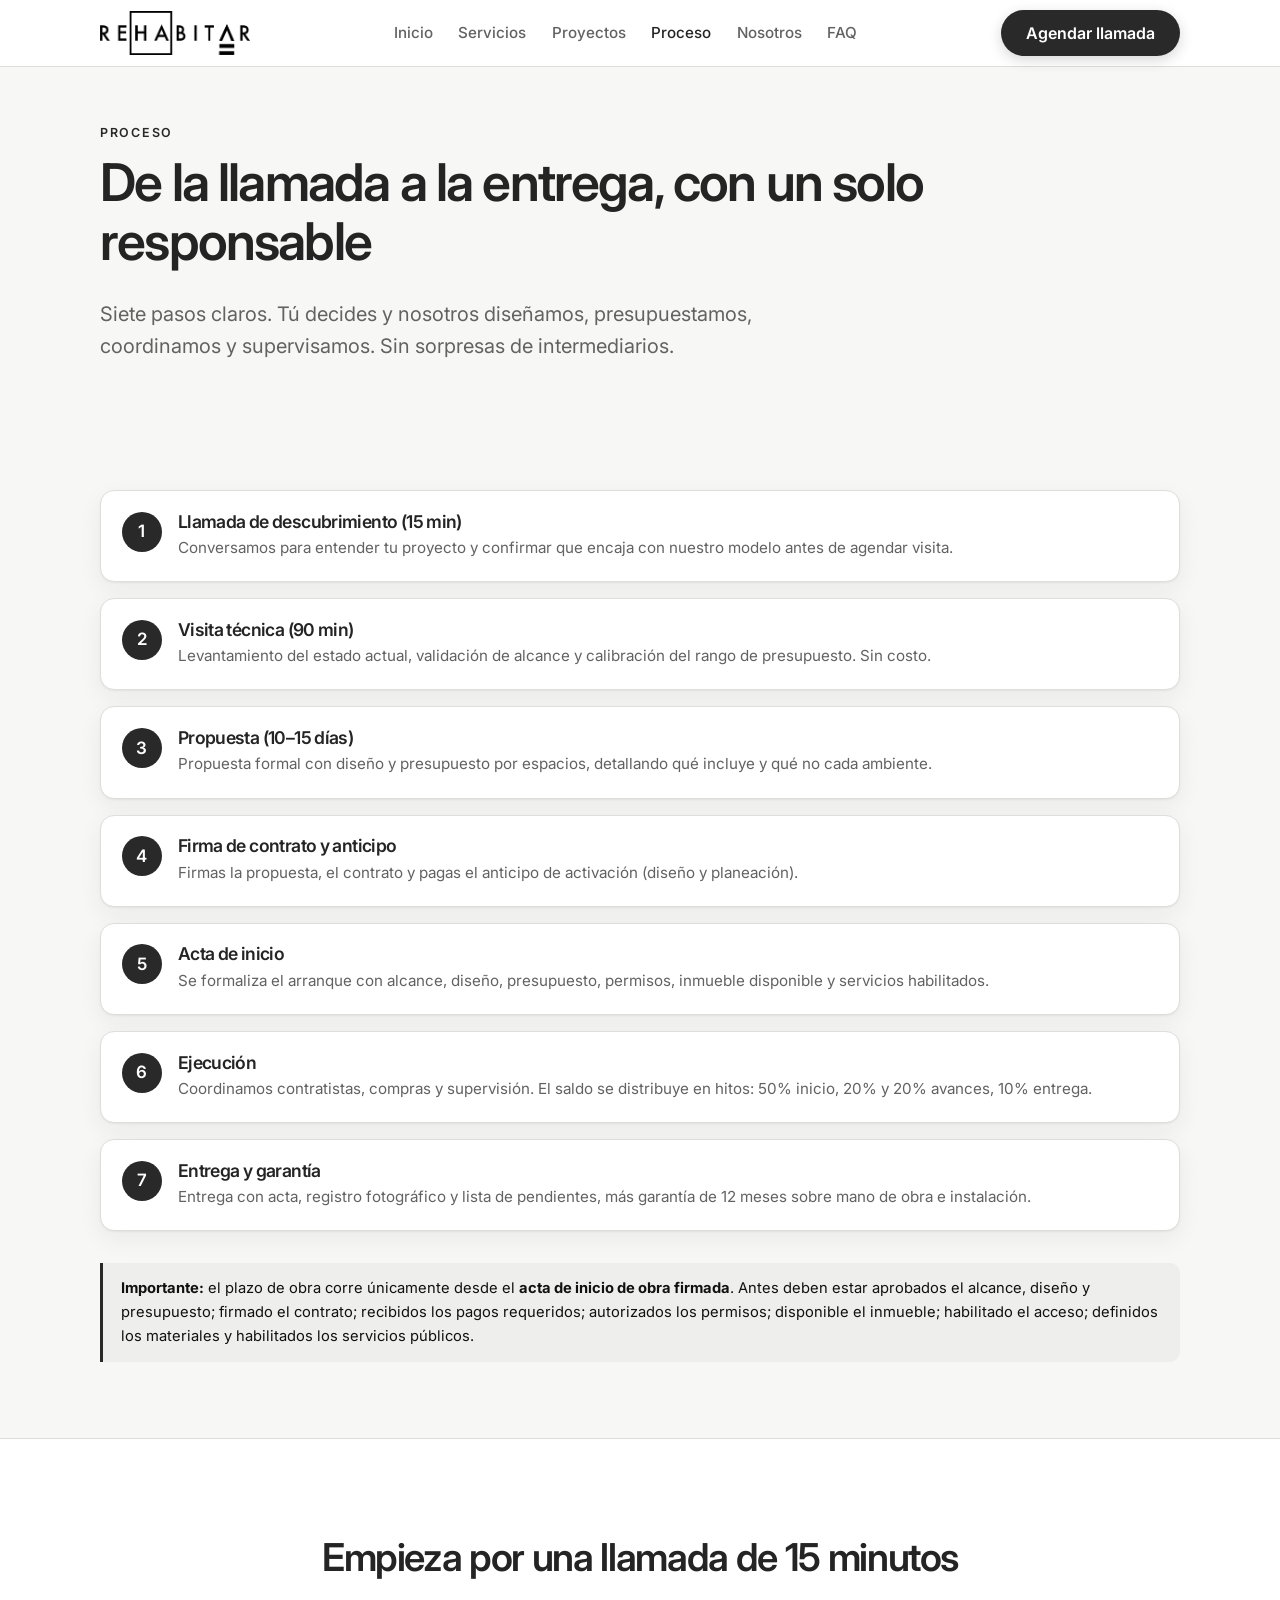
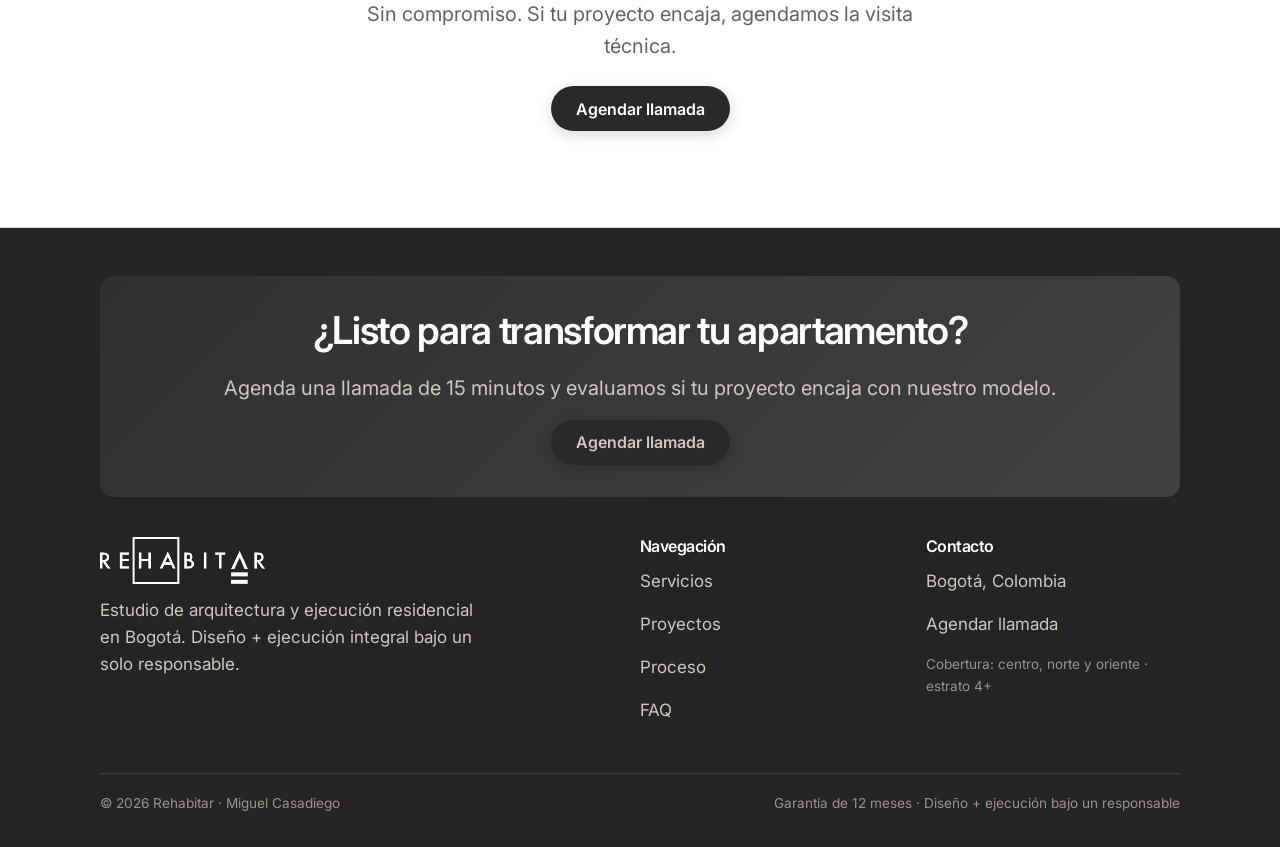
<file: proceso.html>
<!DOCTYPE html>
<html lang="es">
<head>
  <meta charset="UTF-8">
  <meta name="viewport" content="width=device-width, initial-scale=1">
  <title>Proceso — Rehabitar: de la llamada a la entrega con garantía</title>
  <meta name="description" content="El proceso de Rehabitar en 7 pasos: llamada de descubrimiento, visita técnica, propuesta, firma y anticipo, acta de inicio, ejecución y entrega con garantía de 12 meses.">
  <meta name="theme-color" content="#252525">
  <link rel="preconnect" href="https://fonts.googleapis.com">
  <link rel="preconnect" href="https://fonts.gstatic.com" crossorigin>
  <link rel="stylesheet" href="https://fonts.googleapis.com/css2?family=Inter:wght@400;500;600;700&display=swap">
  <link rel="stylesheet" href="assets/css/style.css">
  <link rel="icon" type="image/png" href="assets/img/logo-rehabitar-negro.png">
</head>
<body>
  <a class="skip-link" href="#main">Saltar al contenido</a>
  <header class="site-header">
    <div class="container nav">
      <a class="brand" href="index.html" aria-label="Rehabitar - inicio">
        <img src="assets/img/logo-rehabitar-negro.png" alt="Rehabitar" width="1289" height="370">
      </a>
      <nav aria-label="Navegación principal">
        <ul class="nav-links">
          <li><a data-nav="index.html" href="index.html">Inicio</a></li>
          <li><a data-nav="servicios.html" href="servicios.html">Servicios</a></li>
          <li><a data-nav="proyectos.html" href="proyectos.html">Proyectos</a></li>
          <li><a data-nav="proceso.html" href="proceso.html">Proceso</a></li>
          <li><a data-nav="nosotros.html" href="nosotros.html">Nosotros</a></li>
          <li><a data-nav="faq.html" href="faq.html">FAQ</a></li>
        </ul>
      </nav>
      <a class="btn btn--primary nav-cta" href="agendar.html">Agendar llamada</a>
      <button class="nav-toggle" aria-label="Abrir menú" aria-expanded="false"><span></span><span></span><span></span></button>
    </div>
    <div class="mobile-menu container">
      <a data-nav="index.html" href="index.html">Inicio</a>
      <a data-nav="servicios.html" href="servicios.html">Servicios</a>
      <a data-nav="proyectos.html" href="proyectos.html">Proyectos</a>
      <a data-nav="proceso.html" href="proceso.html">Proceso</a>
      <a data-nav="nosotros.html" href="nosotros.html">Nosotros</a>
      <a data-nav="faq.html" href="faq.html">FAQ</a>
      <a class="btn btn--primary" href="agendar.html" style="margin-top:.5rem">Agendar llamada</a>
    </div>
  </header>

  <main id="main">
    <section class="section--tight">
      <div class="container">
        <p class="eyebrow">Proceso</p>
        <h1>De la llamada a la entrega, con un solo responsable</h1>
        <p class="lead" style="max-width:54ch">Siete pasos claros. Tú decides y nosotros diseñamos, presupuestamos, coordinamos y supervisamos. Sin sorpresas de intermediarios.</p>
      </div>
    </section>

    <section class="section--tight">
      <div class="container">
        <div class="steps steps--v">
          <div class="step"><div class="num">1</div><div><h3>Llamada de descubrimiento (15 min)</h3><p>Conversamos para entender tu proyecto y confirmar que encaja con nuestro modelo antes de agendar visita.</p></div></div>
          <div class="step"><div class="num">2</div><div><h3>Visita técnica (90 min)</h3><p>Levantamiento del estado actual, validación de alcance y calibración del rango de presupuesto. Sin costo.</p></div></div>
          <div class="step"><div class="num">3</div><div><h3>Propuesta (10–15 días)</h3><p>Propuesta formal con diseño y presupuesto por espacios, detallando qué incluye y qué no cada ambiente.</p></div></div>
          <div class="step"><div class="num">4</div><div><h3>Firma de contrato y anticipo</h3><p>Firmas la propuesta, el contrato y pagas el anticipo de activación (diseño y planeación).</p></div></div>
          <div class="step"><div class="num">5</div><div><h3>Acta de inicio</h3><p>Se formaliza el arranque con alcance, diseño, presupuesto, permisos, inmueble disponible y servicios habilitados.</p></div></div>
          <div class="step"><div class="num">6</div><div><h3>Ejecución</h3><p>Coordinamos contratistas, compras y supervisión. El saldo se distribuye en hitos: 50% inicio, 20% y 20% avances, 10% entrega.</p></div></div>
          <div class="step"><div class="num">7</div><div><h3>Entrega y garantía</h3><p>Entrega con acta, registro fotográfico y lista de pendientes, más garantía de 12 meses sobre mano de obra e instalación.</p></div></div>
        </div>

        <div class="notice" style="margin-top:2rem">
          <b>Importante:</b> el plazo de obra corre únicamente desde el <b>acta de inicio de obra firmada</b>. Antes deben estar aprobados el alcance, diseño y presupuesto; firmado el contrato; recibidos los pagos requeridos; autorizados los permisos; disponible el inmueble; habilitado el acceso; definidos los materiales y habilitados los servicios públicos.
        </div>
      </div>
    </section>

    <section class="section section--alt">
      <div class="container center">
        <h2>Empieza por una llamada de 15 minutos</h2>
        <p class="lead" style="max-width:46ch;margin:0 auto 1.5rem">Sin compromiso. Si tu proyecto encaja, agendamos la visita técnica.</p>
        <a class="btn btn--primary" href="agendar.html">Agendar llamada</a>
      </div>
    </section>
  </main>

  <footer class="site-footer">
    <div class="container">
      <div class="footer-cta">
        <h2>¿Listo para transformar tu apartamento?</h2>
        <p class="lead">Agenda una llamada de 15 minutos y evaluamos si tu proyecto encaja con nuestro modelo.</p>
        <a class="btn btn--primary" href="agendar.html">Agendar llamada</a>
      </div>
      <div class="footer-grid">
        <div>
          <a class="brand brand--footer" href="index.html" aria-label="Rehabitar - inicio">
            <img src="assets/img/logo-rehabitar-blanco.png" alt="Rehabitar" width="1287" height="370">
          </a>
          <p style="color:#cfc8bd;margin-top:.8rem;max-width:34ch">Estudio de arquitectura y ejecución residencial en Bogotá. Diseño + ejecución integral bajo un solo responsable.</p>
        </div>
        <div><h4>Navegación</h4><p><a href="servicios.html">Servicios</a></p><p><a href="proyectos.html">Proyectos</a></p><p><a href="proceso.html">Proceso</a></p><p><a href="faq.html">FAQ</a></p></div>
        <div><h4>Contacto</h4><p>Bogotá, Colombia</p><p><a href="agendar.html">Agendar llamada</a></p><p style="color:#9a9389;font-size:.85rem">Cobertura: centro, norte y oriente · estrato 4+</p></div>
      </div>
      <div class="footer-bottom">
        <span>© <span data-year>2026</span> Rehabitar · Miguel Casadiego</span>
        <span>Garantía de 12 meses · Diseño + ejecución bajo un responsable</span>
      </div>
    </div>
  </footer>

  <script src="assets/js/config.js"></script>
  <script src="assets/js/main.js"></script>
</body>
</html>
</file>
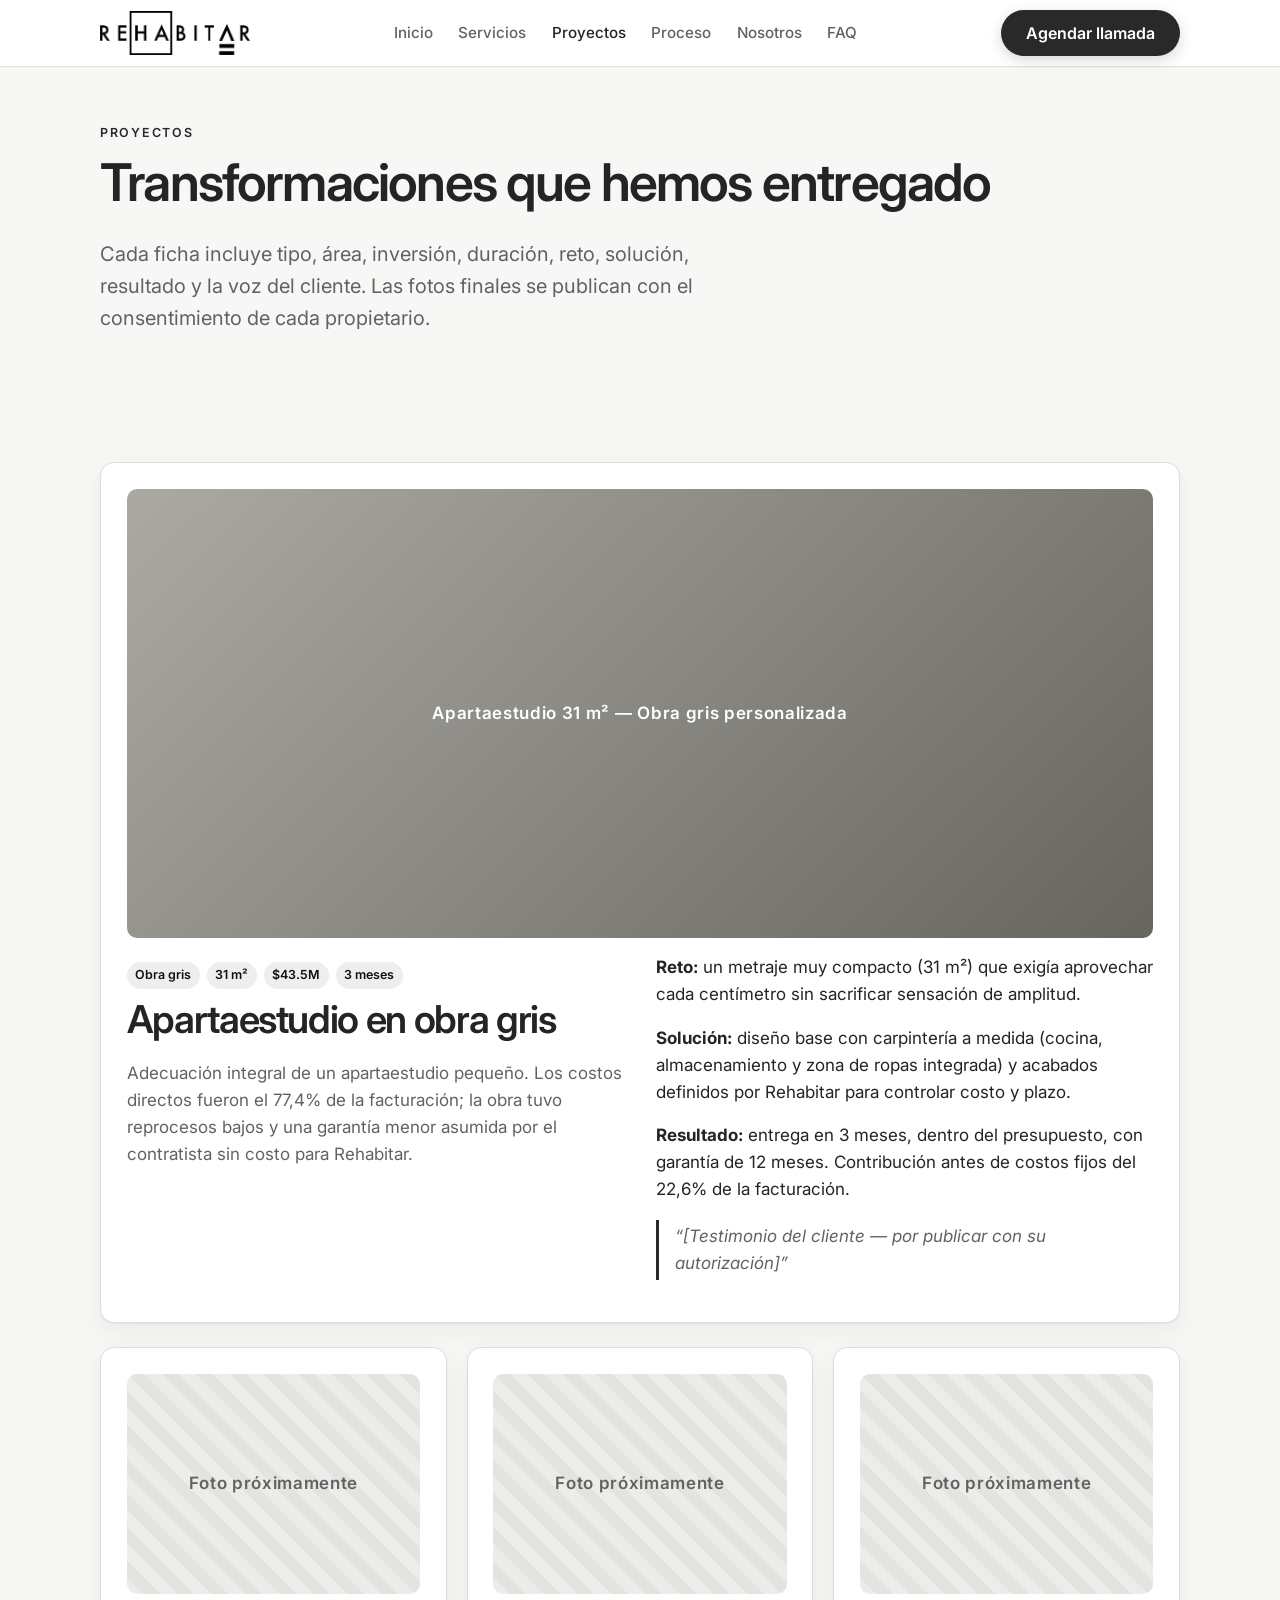
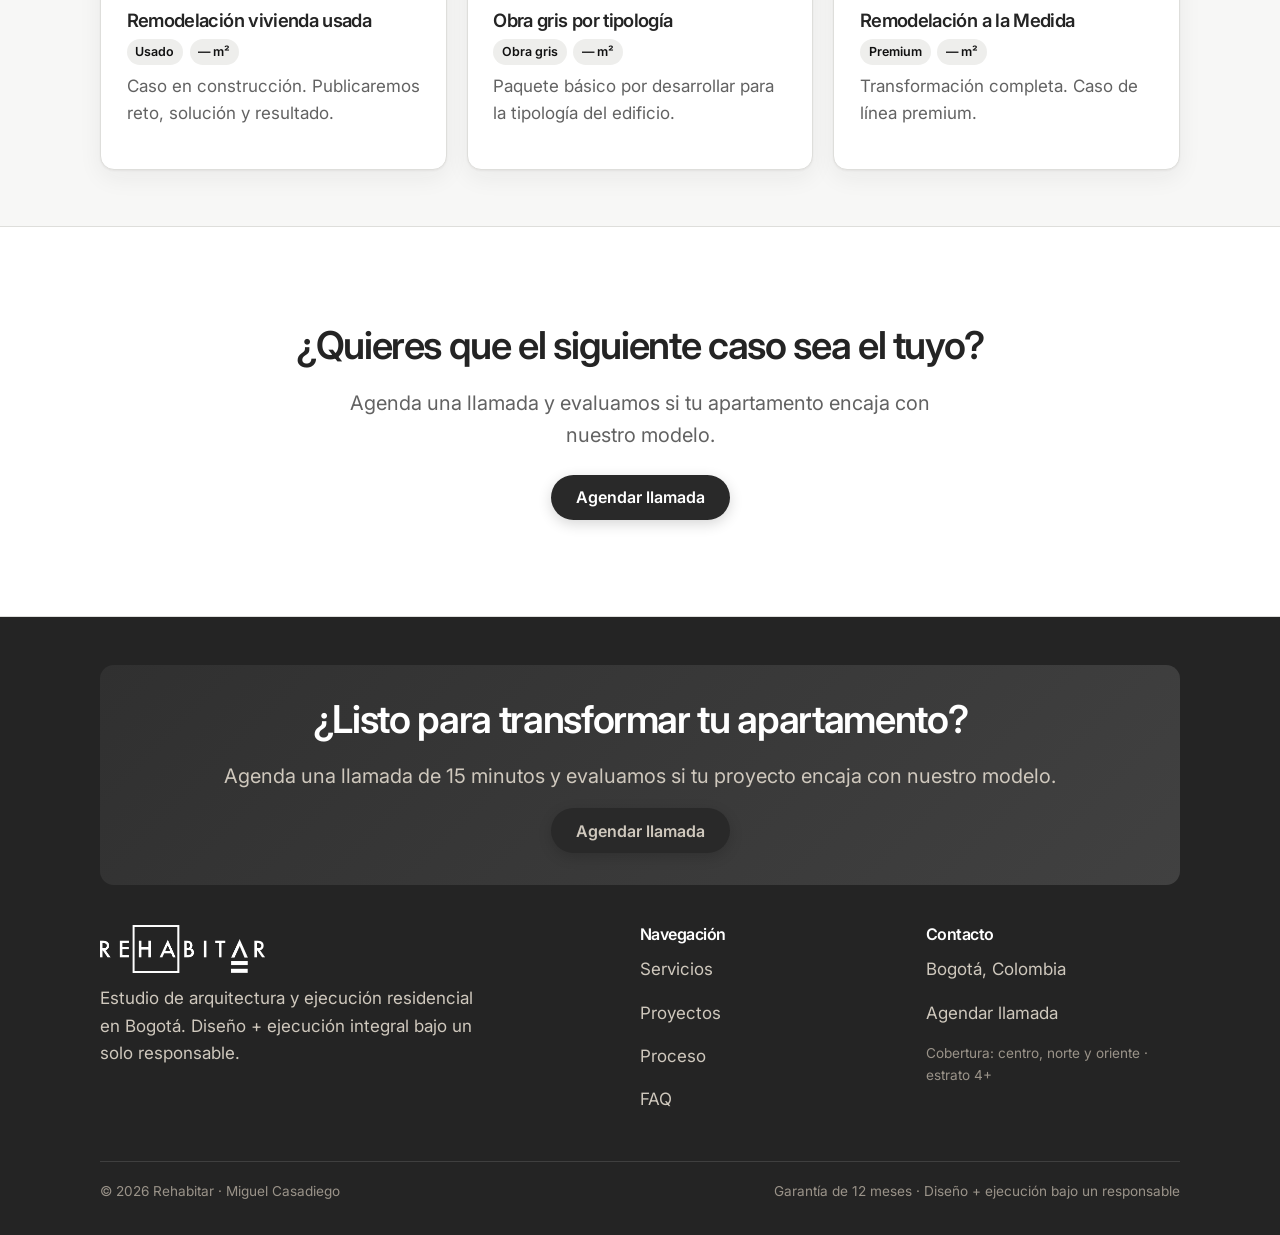
<file: proyectos.html>
<!DOCTYPE html>
<html lang="es">
<head>
  <meta charset="UTF-8">
  <meta name="viewport" content="width=device-width, initial-scale=1">
  <title>Proyectos — Rehabitar: transformaciones de apartamentos en Bogotá</title>
  <meta name="description" content="Casos de Rehabitar: apartaestudio en obra gris de 31 m², $43.5M, 3 meses. Antes, reto, solución, resultado y testimonio de cada transformación.">
  <meta name="theme-color" content="#252525">
  <link rel="preconnect" href="https://fonts.googleapis.com">
  <link rel="preconnect" href="https://fonts.gstatic.com" crossorigin>
  <link rel="stylesheet" href="https://fonts.googleapis.com/css2?family=Inter:wght@400;500;600;700&display=swap">
  <link rel="stylesheet" href="assets/css/style.css">
  <link rel="icon" type="image/png" href="assets/img/logo-rehabitar-negro.png">
</head>
<body>
  <a class="skip-link" href="#main">Saltar al contenido</a>
  <header class="site-header">
    <div class="container nav">
      <a class="brand" href="index.html" aria-label="Rehabitar - inicio">
        <img src="assets/img/logo-rehabitar-negro.png" alt="Rehabitar" width="1289" height="370">
      </a>
      <nav aria-label="Navegación principal">
        <ul class="nav-links">
          <li><a data-nav="index.html" href="index.html">Inicio</a></li>
          <li><a data-nav="servicios.html" href="servicios.html">Servicios</a></li>
          <li><a data-nav="proyectos.html" href="proyectos.html">Proyectos</a></li>
          <li><a data-nav="proceso.html" href="proceso.html">Proceso</a></li>
          <li><a data-nav="nosotros.html" href="nosotros.html">Nosotros</a></li>
          <li><a data-nav="faq.html" href="faq.html">FAQ</a></li>
        </ul>
      </nav>
      <a class="btn btn--primary nav-cta" href="agendar.html">Agendar llamada</a>
      <button class="nav-toggle" aria-label="Abrir menú" aria-expanded="false"><span></span><span></span><span></span></button>
    </div>
    <div class="mobile-menu container">
      <a data-nav="index.html" href="index.html">Inicio</a>
      <a data-nav="servicios.html" href="servicios.html">Servicios</a>
      <a data-nav="proyectos.html" href="proyectos.html">Proyectos</a>
      <a data-nav="proceso.html" href="proceso.html">Proceso</a>
      <a data-nav="nosotros.html" href="nosotros.html">Nosotros</a>
      <a data-nav="faq.html" href="faq.html">FAQ</a>
      <a class="btn btn--primary" href="agendar.html" style="margin-top:.5rem">Agendar llamada</a>
    </div>
  </header>

  <main id="main">
    <section class="section--tight">
      <div class="container">
        <p class="eyebrow">Proyectos</p>
        <h1>Transformaciones que hemos entregado</h1>
        <p class="lead" style="max-width:52ch">Cada ficha incluye tipo, área, inversión, duración, reto, solución, resultado y la voz del cliente. Las fotos finales se publican con el consentimiento de cada propietario.</p>
      </div>
    </section>

    <section class="section--tight">
      <div class="container">
        <!-- CASO REAL -->
        <article class="card" style="margin-bottom:1.5rem">
          <div class="proj-photo" style="aspect-ratio:16/7">Apartaestudio 31 m² — Obra gris personalizada</div>
          <div class="grid grid-2" style="gap:2rem;align-items:start">
            <div>
              <div class="proj-meta">
                <span>Obra gris</span><span>31 m²</span><span>$43.5M</span><span>3 meses</span>
              </div>
              <h2 style="margin-top:.4rem">Apartaestudio en obra gris</h2>
              <p class="muted">Adecuación integral de un apartaestudio pequeño. Los costos directos fueron el 77,4% de la facturación; la obra tuvo reprocesos bajos y una garantía menor asumida por el contratista sin costo para Rehabitar.</p>
            </div>
            <div>
              <p><b>Reto:</b> un metraje muy compacto (31 m²) que exigía aprovechar cada centímetro sin sacrificar sensación de amplitud.</p>
              <p><b>Solución:</b> diseño base con carpintería a medida (cocina, almacenamiento y zona de ropas integrada) y acabados definidos por Rehabitar para controlar costo y plazo.</p>
              <p><b>Resultado:</b> entrega en 3 meses, dentro del presupuesto, con garantía de 12 meses. Contribución antes de costos fijos del 22,6% de la facturación.</p>
              <blockquote style="border-left:3px solid var(--accent);margin:1rem 0;padding:.2rem 0 .2rem 1rem;color:var(--muted);font-style:italic">
                “<span style="color:var(--muted)">[Testimonio del cliente — por publicar con su autorización]</span>”
              </blockquote>
            </div>
          </div>
        </article>

        <!-- PLACEHOLDERS -->
        <div class="grid grid-3">
          <article class="card proj-card">
            <div class="proj-photo placeholder">Foto próximamente</div>
            <h3>Remodelación vivienda usada</h3>
            <div class="proj-meta"><span>Usado</span><span>— m²</span></div>
            <p class="muted">Caso en construcción. Publicaremos reto, solución y resultado.</p>
          </article>
          <article class="card proj-card">
            <div class="proj-photo placeholder">Foto próximamente</div>
            <h3>Obra gris por tipología</h3>
            <div class="proj-meta"><span>Obra gris</span><span>— m²</span></div>
            <p class="muted">Paquete básico por desarrollar para la tipología del edificio.</p>
          </article>
          <article class="card proj-card">
            <div class="proj-photo placeholder">Foto próximamente</div>
            <h3>Remodelación a la Medida</h3>
            <div class="proj-meta"><span>Premium</span><span>— m²</span></div>
            <p class="muted">Transformación completa. Caso de línea premium.</p>
          </article>
        </div>
      </div>
    </section>

    <section class="section section--alt">
      <div class="container center">
        <h2>¿Quieres que el siguiente caso sea el tuyo?</h2>
        <p class="lead" style="max-width:46ch;margin:0 auto 1.5rem">Agenda una llamada y evaluamos si tu apartamento encaja con nuestro modelo.</p>
        <a class="btn btn--primary" href="agendar.html">Agendar llamada</a>
      </div>
    </section>
  </main>

  <footer class="site-footer">
    <div class="container">
      <div class="footer-cta">
        <h2>¿Listo para transformar tu apartamento?</h2>
        <p class="lead">Agenda una llamada de 15 minutos y evaluamos si tu proyecto encaja con nuestro modelo.</p>
        <a class="btn btn--primary" href="agendar.html">Agendar llamada</a>
      </div>
      <div class="footer-grid">
        <div>
          <a class="brand brand--footer" href="index.html" aria-label="Rehabitar - inicio">
            <img src="assets/img/logo-rehabitar-blanco.png" alt="Rehabitar" width="1287" height="370">
          </a>
          <p style="color:#cfc8bd;margin-top:.8rem;max-width:34ch">Estudio de arquitectura y ejecución residencial en Bogotá. Diseño + ejecución integral bajo un solo responsable.</p>
        </div>
        <div><h4>Navegación</h4><p><a href="servicios.html">Servicios</a></p><p><a href="proyectos.html">Proyectos</a></p><p><a href="proceso.html">Proceso</a></p><p><a href="faq.html">FAQ</a></p></div>
        <div><h4>Contacto</h4><p>Bogotá, Colombia</p><p><a href="agendar.html">Agendar llamada</a></p><p style="color:#9a9389;font-size:.85rem">Cobertura: centro, norte y oriente · estrato 4+</p></div>
      </div>
      <div class="footer-bottom">
        <span>© <span data-year>2026</span> Rehabitar · Miguel Casadiego</span>
        <span>Garantía de 12 meses · Diseño + ejecución bajo un responsable</span>
      </div>
    </div>
  </footer>

  <script src="assets/js/config.js"></script>
  <script src="assets/js/main.js"></script>
</body>
</html>
</file>
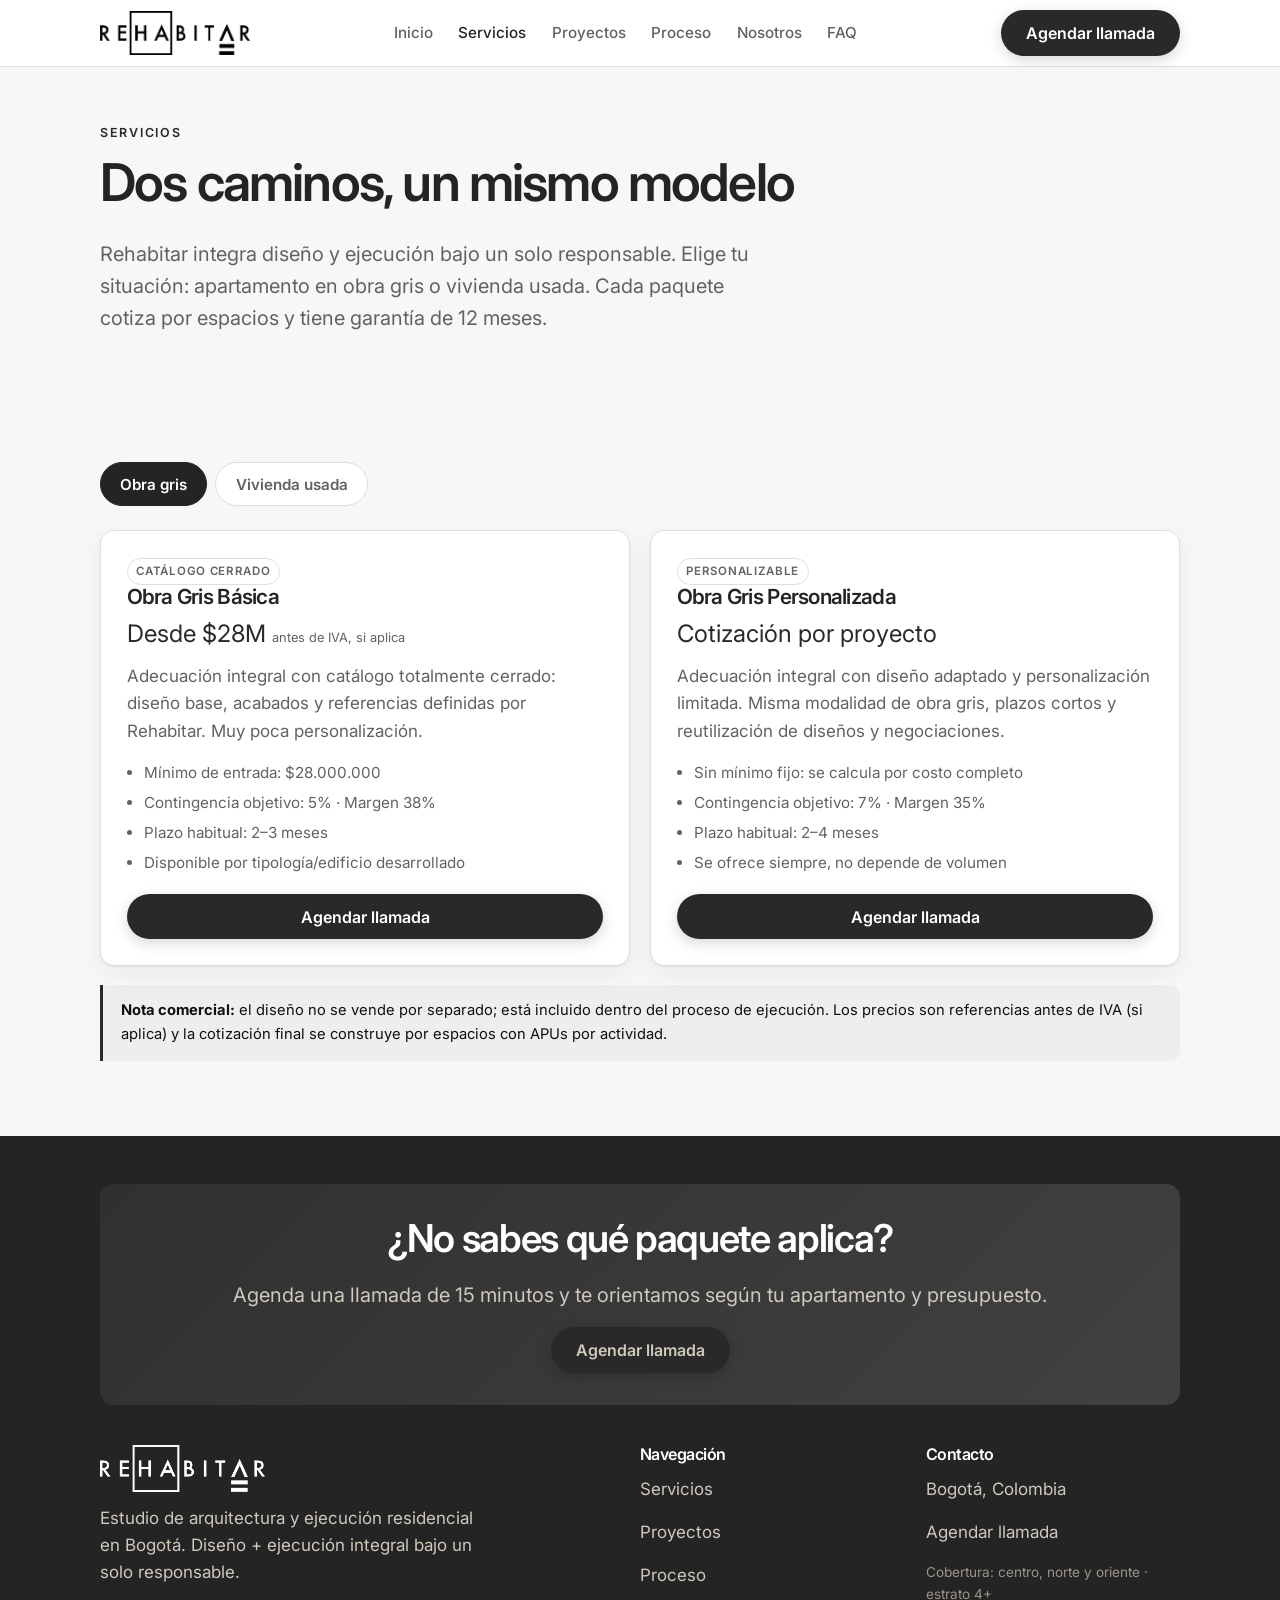
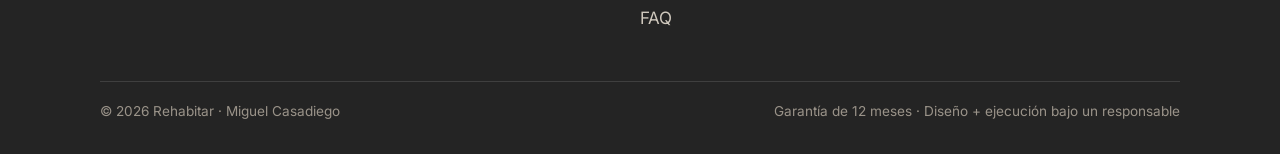
<file: servicios.html>
<!DOCTYPE html>
<html lang="es">
<head>
  <meta charset="UTF-8">
  <meta name="viewport" content="width=device-width, initial-scale=1">
  <title>Servicios — Rehabitar: obra gris y remodelación de apartamentos en Bogotá</title>
  <meta name="description" content="Paquetes de Rehabitar: Obra Gris Básica (desde $28M) y Personalizada; Remodelación Personalizada (desde $35M) y a la Medida (desde $200M). Cotización por espacios, garantía 12 meses.">
  <meta name="theme-color" content="#252525">
  <link rel="preconnect" href="https://fonts.googleapis.com">
  <link rel="preconnect" href="https://fonts.gstatic.com" crossorigin>
  <link rel="stylesheet" href="https://fonts.googleapis.com/css2?family=Inter:wght@400;500;600;700&display=swap">
  <link rel="stylesheet" href="assets/css/style.css">
  <link rel="icon" type="image/png" href="assets/img/logo-rehabitar-negro.png">
</head>
<body>
  <a class="skip-link" href="#main">Saltar al contenido</a>
  <header class="site-header">
    <div class="container nav">
      <a class="brand" href="index.html" aria-label="Rehabitar - inicio">
        <img src="assets/img/logo-rehabitar-negro.png" alt="Rehabitar" width="1289" height="370">
      </a>
      <nav aria-label="Navegación principal">
        <ul class="nav-links">
          <li><a data-nav="index.html" href="index.html">Inicio</a></li>
          <li><a data-nav="servicios.html" href="servicios.html">Servicios</a></li>
          <li><a data-nav="proyectos.html" href="proyectos.html">Proyectos</a></li>
          <li><a data-nav="proceso.html" href="proceso.html">Proceso</a></li>
          <li><a data-nav="nosotros.html" href="nosotros.html">Nosotros</a></li>
          <li><a data-nav="faq.html" href="faq.html">FAQ</a></li>
        </ul>
      </nav>
      <a class="btn btn--primary nav-cta" href="agendar.html">Agendar llamada</a>
      <button class="nav-toggle" aria-label="Abrir menú" aria-expanded="false">
        <span></span><span></span><span></span>
      </button>
    </div>
    <div class="mobile-menu container">
      <a data-nav="index.html" href="index.html">Inicio</a>
      <a data-nav="servicios.html" href="servicios.html">Servicios</a>
      <a data-nav="proyectos.html" href="proyectos.html">Proyectos</a>
      <a data-nav="proceso.html" href="proceso.html">Proceso</a>
      <a data-nav="nosotros.html" href="nosotros.html">Nosotros</a>
      <a data-nav="faq.html" href="faq.html">FAQ</a>
      <a class="btn btn--primary" href="agendar.html" style="margin-top:.5rem">Agendar llamada</a>
    </div>
  </header>

  <main id="main">
    <section class="section--tight">
      <div class="container">
        <p class="eyebrow">Servicios</p>
        <h1>Dos caminos, un mismo modelo</h1>
        <p class="lead" style="max-width:52ch">Rehabitar integra diseño y ejecución bajo un solo responsable. Elige tu situación: apartamento en obra gris o vivienda usada. Cada paquete cotiza por espacios y tiene garantía de 12 meses.</p>
      </div>
    </section>

    <section class="section--tight">
      <div class="container">
        <div class="tabs" role="tablist">
          <button class="tab-btn" role="tab" id="tab-og" aria-controls="obra-gris" aria-selected="true">Obra gris</button>
          <button class="tab-btn" role="tab" id="tab-vu" aria-controls="vivienda-usada" aria-selected="false">Vivienda usada</button>
        </div>

        <!-- PANEL OBRA GRIS -->
        <div class="tab-panel active" id="obra-gris" role="tabpanel" aria-labelledby="tab-og">
          <div class="grid grid-2">
            <article class="card">
              <span class="badge-note">Catálogo cerrado</span>
              <h3>Obra Gris Básica</h3>
              <p class="price">Desde $28M <span class="muted" style="font-size:.8rem">antes de IVA, si aplica</span></p>
              <p class="muted">Adecuación integral con catálogo totalmente cerrado: diseño base, acabados y referencias definidas por Rehabitar. Muy poca personalización.</p>
              <ul>
                <li>Mínimo de entrada: $28.000.000</li>
                <li>Contingencia objetivo: 5% · Margen 38%</li>
                <li>Plazo habitual: 2–3 meses</li>
                <li>Disponible por tipología/edificio desarrollado</li>
              </ul>
              <div style="margin-top:1.2rem"><a class="btn btn--primary btn--block" href="agendar.html">Agendar llamada</a></div>
            </article>
            <article class="card">
              <span class="badge-note">Personalizable</span>
              <h3>Obra Gris Personalizada</h3>
              <p class="price">Cotización por proyecto</p>
              <p class="muted">Adecuación integral con diseño adaptado y personalización limitada. Misma modalidad de obra gris, plazos cortos y reutilización de diseños y negociaciones.</p>
              <ul>
                <li>Sin mínimo fijo: se calcula por costo completo</li>
                <li>Contingencia objetivo: 7% · Margen 35%</li>
                <li>Plazo habitual: 2–4 meses</li>
                <li>Se ofrece siempre, no depende de volumen</li>
              </ul>
              <div style="margin-top:1.2rem"><a class="btn btn--primary btn--block" href="agendar.html">Agendar llamada</a></div>
            </article>
          </div>
        </div>

        <!-- PANEL VIVIENDA USADA -->
        <div class="tab-panel" id="vivienda-usada" role="tabpanel" aria-labelledby="tab-vu">
          <div class="grid grid-2">
            <article class="card">
              <span class="badge-note">Varios espacios</span>
              <h3>Remodelación Personalizada</h3>
              <p class="price">Desde $35M <span class="muted" style="font-size:.8rem">antes de IVA, si aplica</span></p>
              <p class="muted">Vivienda usada, varios espacios con alcance definido y personalización limitada y controlada. Mínimo de entrada $35.000.000.</p>
              <ul>
                <li>Mínimo de entrada: $35.000.000</li>
                <li>Contingencia objetivo: 10% · Margen 35%</li>
                <li>Plazo habitual: 3–4 meses</li>
                <li>Cocina, baños y zona social, según alcance</li>
              </ul>
              <div style="margin-top:1.2rem"><a class="btn btn--primary btn--block" href="agendar.html">Agendar llamada</a></div>
            </article>
            <article class="card">
              <span class="badge-note">Transformación completa</span>
              <h3>Remodelación a la Medida</h3>
              <p class="price">Desde $200M <span class="muted" style="font-size:.8rem">antes de IVA, si aplica</span></p>
              <p class="muted">Vivienda usada con personalización amplia o total, mayor tiempo de diseño y coordinación. Línea premium de Rehabitar.</p>
              <ul>
                <li>Mínimo de entrada: $200.000.000</li>
                <li>Contingencia objetivo: 12% · Margen 40%</li>
                <li>Mayor tiempo de diseño y revisiones</li>
                <li>Foco comercial prioritario de Miguel</li>
              </ul>
              <div style="margin-top:1.2rem"><a class="btn btn--primary btn--block" href="agendar.html">Agendar llamada</a></div>
            </article>
          </div>
        </div>

        <div class="notice">
          <b>Nota comercial:</b> el diseño no se vende por separado; está incluido dentro del proceso de ejecución. Los precios son referencias antes de IVA (si aplica) y la cotización final se construye por espacios con APUs por actividad.
        </div>
      </div>
    </section>
  </main>

  <footer class="site-footer">
    <div class="container">
      <div class="footer-cta">
        <h2>¿No sabes qué paquete aplica?</h2>
        <p class="lead">Agenda una llamada de 15 minutos y te orientamos según tu apartamento y presupuesto.</p>
        <a class="btn btn--primary" href="agendar.html">Agendar llamada</a>
      </div>
      <div class="footer-grid">
        <div>
          <a class="brand brand--footer" href="index.html" aria-label="Rehabitar - inicio">
            <img src="assets/img/logo-rehabitar-blanco.png" alt="Rehabitar" width="1287" height="370">
          </a>
          <p style="color:#cfc8bd;margin-top:.8rem;max-width:34ch">Estudio de arquitectura y ejecución residencial en Bogotá. Diseño + ejecución integral bajo un solo responsable.</p>
        </div>
        <div>
          <h4>Navegación</h4>
          <p><a href="servicios.html">Servicios</a></p>
          <p><a href="proyectos.html">Proyectos</a></p>
          <p><a href="proceso.html">Proceso</a></p>
          <p><a href="faq.html">FAQ</a></p>
        </div>
        <div>
          <h4>Contacto</h4>
          <p>Bogotá, Colombia</p>
          <p><a href="agendar.html">Agendar llamada</a></p>
          <p style="color:#9a9389;font-size:.85rem">Cobertura: centro, norte y oriente · estrato 4+</p>
        </div>
      </div>
      <div class="footer-bottom">
        <span>© <span data-year>2026</span> Rehabitar · Miguel Casadiego</span>
        <span>Garantía de 12 meses · Diseño + ejecución bajo un responsable</span>
      </div>
    </div>
  </footer>

  <script src="assets/js/config.js"></script>
  <script src="assets/js/main.js"></script>
</body>
</html>
</file>
<file: assets/css/style.css>
/* =========================================================
   Rehabitar — Design System (static, mobile-first)
   Identidad editorial: blanco, negro y grises cálidos
   ========================================================= */
:root {
  --bg: #f7f7f6;
  --surface: #ffffff;
  --ink: #242424;
  --muted: #626262;
  --accent: #292929;
  --accent-dark: #111111;
  --accent-soft: #eeeeec;
  --border: #dededb;
  --trust: #454b46;
  --shadow: 0 1px 2px rgba(31,29,26,.05), 0 8px 24px rgba(31,29,26,.06);
  --shadow-lg: 0 12px 40px rgba(31,29,26,.12);
  --radius: 14px;
  --radius-sm: 10px;
  --maxw: 1120px;
  --font-display: "Inter", -apple-system, BlinkMacSystemFont, "Segoe UI", sans-serif;
  --font-body: "Inter", -apple-system, BlinkMacSystemFont, "Segoe UI", Roboto, Helvetica, Arial, sans-serif;
}

* { box-sizing: border-box; }
html { scroll-behavior: smooth; -webkit-text-size-adjust: 100%; }
body {
  margin: 0;
  font-family: var(--font-body);
  color: var(--ink);
  background: var(--bg);
  line-height: 1.6;
  font-size: 17px;
  -webkit-font-smoothing: antialiased;
}
img { max-width: 100%; display: block; }
a { color: var(--accent); text-decoration: none; }
a:hover { color: var(--accent-dark); }

h1, h2, h3, h4 { font-family: var(--font-display); font-weight: 600; line-height: 1.15; color: var(--ink); margin: 0 0 .5em; letter-spacing: -.035em; }
h1 { font-size: clamp(2rem, 5vw, 3.25rem); }
h2 { font-size: clamp(1.6rem, 3.5vw, 2.4rem); }
h3 { font-size: 1.3rem; }
p { margin: 0 0 1rem; }

.container { width: 100%; max-width: var(--maxw); margin: 0 auto; padding: 0 20px; }
.section { padding: clamp(48px, 8vw, 96px) 0; }
.section--tight { padding: clamp(32px, 5vw, 56px) 0; }
.section--alt { background: var(--surface); border-top: 1px solid var(--border); border-bottom: 1px solid var(--border); }
.eyebrow { text-transform: uppercase; letter-spacing: .14em; font-size: .78rem; font-weight: 600; color: var(--accent); margin-bottom: .6rem; }
.lead { font-size: clamp(1.05rem, 2vw, 1.25rem); color: var(--muted); }
.center { text-align: center; }
.muted { color: var(--muted); }
.trust { color: var(--trust); }

/* ---------- Buttons ---------- */
.btn {
  display: inline-flex; align-items: center; justify-content: center; gap: .5rem;
  font-family: var(--font-body); font-weight: 600; font-size: 1rem;
  padding: .85rem 1.5rem; border-radius: 999px; border: 1.5px solid transparent;
  cursor: pointer; transition: transform .12s ease, background .2s ease, box-shadow .2s ease, color .2s ease;
  text-decoration: none; line-height: 1;
}
.btn:hover { transform: translateY(-1px); }
.btn--primary { background: var(--accent); color: #fff; box-shadow: 0 4px 14px rgba(0,0,0,.16); }
.btn--primary:hover { background: var(--accent-dark); color: #fff; }
.btn--ghost { background: transparent; color: var(--ink); border-color: var(--border); }
.btn--ghost:hover { background: var(--surface); border-color: var(--ink); }
.btn--block { width: 100%; }
.btn-row { display: flex; flex-wrap: wrap; gap: .75rem; }

/* ---------- Header / Nav ---------- */
.site-header {
  position: sticky; top: 0; z-index: 50; background: rgba(255,255,255,.94);
  backdrop-filter: saturate(160%) blur(10px); border-bottom: 1px solid var(--border);
}
.nav { display: flex; align-items: center; justify-content: space-between; height: 66px; }
.brand { display: flex; align-items: center; gap: .55rem; font-family: var(--font-display); font-weight: 600; font-size: 1.35rem; color: var(--ink); }
.brand img { width: 150px; height: auto; }
.brand--footer img { width: 165px; }
.brand:hover { color: var(--ink); }
.nav-links { display: none; align-items: center; gap: 1.6rem; list-style: none; margin: 0; padding: 0; }
.nav-links a { color: var(--muted); font-weight: 500; font-size: .95rem; }
.nav-links a:hover, .nav-links a.active { color: var(--ink); }
.nav-cta { display: none; }
.nav-toggle { background: none; border: 1px solid var(--border); border-radius: 10px; padding: .5rem .7rem; cursor: pointer; display: inline-flex; }
.nav-toggle span { display: block; width: 20px; height: 2px; background: var(--ink); margin: 3px 0; }
.mobile-menu { display: none; flex-direction: column; gap: .25rem; padding: .5rem 0 1rem; border-bottom: 1px solid var(--border); }
.mobile-menu.open { display: flex; }
.mobile-menu a { padding: .65rem 4px; color: var(--muted); font-weight: 500; }
.mobile-menu a.active { color: var(--ink); }
@media (min-width: 900px) {
  .nav-links { display: flex; }
  .nav-cta { display: inline-flex; }
  .nav-toggle { display: none; }
}

/* ---------- Hero ---------- */
.hero { padding: clamp(56px, 9vw, 110px) 0 clamp(40px, 6vw, 64px); }
.hero .container { display: grid; gap: 2rem; align-items: center; }
.hero h1 { margin-bottom: .6rem; }
.hero .lead { max-width: 36ch; }
.hero-cta { margin-top: 1.5rem; }
.hero-visual {
  border-radius: var(--radius); min-height: 260px; position: relative; overflow: hidden;
  background: linear-gradient(0deg, rgba(0,0,0,.38), transparent 55%), url("../img/interior-referencia.webp") center / cover; box-shadow: var(--shadow-lg);
  display: flex; align-items: flex-end; padding: 1.25rem; color: #fff;
}
.hero-visual .tag { background: rgba(255,255,255,.16); backdrop-filter: blur(4px); padding: .4rem .8rem; border-radius: 999px; font-size: .85rem; font-weight: 500; }
@media (min-width: 880px) {
  .hero .container { grid-template-columns: 1.15fr .85fr; gap: 3rem; }
  .hero-visual { min-height: 420px; }
}

/* ---------- Cards / grids ---------- */
.grid { display: grid; gap: 1.25rem; }
.grid-2 { grid-template-columns: 1fr; }
.grid-3 { grid-template-columns: 1fr; }
.grid-4 { grid-template-columns: 1fr; }
@media (min-width: 640px) { .grid-2 { grid-template-columns: 1fr 1fr; } .grid-4 { grid-template-columns: 1fr 1fr; } }
@media (min-width: 900px) { .grid-3 { grid-template-columns: repeat(3,1fr); } .grid-4 { grid-template-columns: repeat(4,1fr); } }

.card { background: var(--surface); border: 1px solid var(--border); border-radius: var(--radius); padding: 1.6rem; box-shadow: var(--shadow); }
.card--link { transition: transform .15s ease, box-shadow .2s ease, border-color .2s ease; text-decoration: none; color: inherit; display: block; }
.card--link:hover { transform: translateY(-3px); box-shadow: var(--shadow-lg); border-color: var(--accent); }
.card h3 { margin-bottom: .4rem; }
.card .price { font-family: var(--font-display); font-size: 1.5rem; color: var(--accent); margin: .2rem 0 .6rem; }
.card ul { margin: .6rem 0 0; padding-left: 1.1rem; color: var(--muted); font-size: .95rem; }
.card ul li { margin-bottom: .35rem; }

/* service modality cards on home */
.mod-card { position: relative; overflow: hidden; }
.mod-card .badge { display: inline-block; font-size: .75rem; font-weight: 600; letter-spacing: .08em; text-transform: uppercase; color: var(--accent); background: var(--accent-soft); padding: .25rem .6rem; border-radius: 999px; margin-bottom: .8rem; }

/* ---------- Steps (Cómo funciona / Proceso) ---------- */
.steps { display: grid; gap: 1rem; counter-reset: step; }
.step { display: flex; gap: 1rem; align-items: flex-start; background: var(--surface); border: 1px solid var(--border); border-radius: var(--radius); padding: 1.3rem; box-shadow: var(--shadow); }
.step .num { flex: none; width: 40px; height: 40px; border-radius: 50%; background: var(--accent); color: #fff; font-family: var(--font-display); font-weight: 600; display: grid; place-items: center; }
.step h3 { margin: 0 0 .25rem; font-size: 1.1rem; }
.step p { margin: 0; color: var(--muted); font-size: .95rem; }
@media (min-width: 760px) { .steps { grid-template-columns: repeat(3,1fr); } .steps--v { grid-template-columns: 1fr; } }

/* ---------- Why icons ---------- */
.why { display: grid; gap: 1.25rem; grid-template-columns: 1fr; }
@media (min-width: 560px) { .why { grid-template-columns: 1fr 1fr; } }
@media (min-width: 920px) { .why { grid-template-columns: repeat(5,1fr); } }
.why-item { text-align: center; }
.why-item .ic { width: 52px; height: 52px; margin: 0 auto .7rem; display: grid; place-items: center; border-radius: 14px; background: var(--accent-soft); color: var(--accent); }
.why-item h4 { font-family: var(--font-body); font-size: .98rem; font-weight: 600; margin: 0 0 .25rem; }
.why-item p { font-size: .86rem; color: var(--muted); margin: 0; }

/* ---------- Tabs (Servicios) ---------- */
.tabs { display: flex; gap: .5rem; flex-wrap: wrap; margin-bottom: 1.5rem; }
.tab-btn { font-family: var(--font-body); font-weight: 600; font-size: .95rem; padding: .7rem 1.2rem; border: 1.5px solid var(--border); background: var(--surface); border-radius: 999px; cursor: pointer; color: var(--muted); }
.tab-btn[aria-selected="true"] { background: var(--ink); color: #fff; border-color: var(--ink); }
.tab-panel { display: none; }
.tab-panel.active { display: block; }

/* ---------- Carousel ---------- */
.carousel { position: relative; }
.carousel-track { display: flex; gap: 1rem; overflow-x: auto; scroll-snap-type: x mandatory; padding-bottom: .5rem; -webkit-overflow-scrolling: touch; scrollbar-width: thin; }
.carousel-track > * { scroll-snap-align: start; flex: 0 0 86%; }
@media (min-width: 640px) { .carousel-track > * { flex: 0 0 46%; } }
@media (min-width: 980px) { .carousel-track > * { flex: 0 0 31%; } }
.carousel-nav { display: flex; gap: .5rem; justify-content: flex-end; margin-top: .75rem; }
.carousel-nav button { width: 42px; height: 42px; border-radius: 50%; border: 1px solid var(--border); background: var(--surface); cursor: pointer; font-size: 1.1rem; color: var(--ink); }
.carousel-nav button:hover { border-color: var(--ink); }

/* project card visual placeholder */
.proj-photo { aspect-ratio: 4/3; border-radius: var(--radius-sm); background: linear-gradient(135deg,#aaa9a4,#666560); display: grid; place-items: center; color: #fff; font-weight: 600; letter-spacing: .04em; margin-bottom: 1rem; position: relative; overflow: hidden; }
.proj-photo.placeholder { background: repeating-linear-gradient(45deg,#ececea,#ececea 12px,#e3e3e0 12px,#e3e3e0 24px); color: var(--muted); }
.proj-meta { display: flex; flex-wrap: wrap; gap: .4rem; margin: .5rem 0; }
.proj-meta span { font-size: .78rem; background: var(--accent-soft); color: var(--accent-dark); padding: .2rem .55rem; border-radius: 999px; font-weight: 600; }
.proj-card h3 { font-size: 1.15rem; margin: .3rem 0; }

/* ---------- FAQ ---------- */
.faq-item { border-bottom: 1px solid var(--border); }
.faq-q { width: 100%; text-align: left; background: none; border: none; padding: 1.1rem 0; font-family: var(--font-body); font-weight: 600; font-size: 1.05rem; color: var(--ink); cursor: pointer; display: flex; justify-content: space-between; align-items: center; gap: 1rem; }
.faq-q .plus { flex: none; transition: transform .2s ease; color: var(--accent); font-size: 1.4rem; line-height: 1; }
.faq-item.open .faq-q .plus { transform: rotate(45deg); }
.faq-a { max-height: 0; overflow: hidden; transition: max-height .25s ease; }
.faq-a p { padding: 0 0 1.1rem; margin: 0; color: var(--muted); }

/* ---------- Agendar / qualification ---------- */
.qual-wrap { max-width: 720px; margin: 0 auto; }
.qual-card { background: var(--surface); border: 1px solid var(--border); border-radius: var(--radius); padding: 1.8rem; box-shadow: var(--shadow); }
.qual-progress { display: flex; gap: .4rem; margin-bottom: 1.5rem; }
.qual-progress .bar { height: 6px; flex: 1; background: var(--border); border-radius: 999px; overflow: hidden; }
.qual-progress .bar.done { background: var(--accent); }
.qual-step { display: none; }
.qual-step.active { display: block; }
.q-title { font-size: 1.3rem; margin-bottom: .3rem; }
.q-sub { color: var(--muted); margin-bottom: 1.3rem; font-size: .95rem; }
.q-group { margin-bottom: 1.1rem; }
.q-label { display: block; font-weight: 600; margin-bottom: .5rem; }
.q-options { display: flex; gap: .6rem; flex-wrap: wrap; }
.q-options.yn .opt { flex: 1; min-width: 120px; }
.opt { border: 1.5px solid var(--border); background: var(--surface); border-radius: var(--radius-sm); padding: .7rem 1rem; cursor: pointer; font-weight: 600; color: var(--muted); text-align: center; transition: all .15s ease; }
.opt:hover { border-color: var(--ink); color: var(--ink); }
.opt.selected { border-color: var(--accent); background: var(--accent-soft); color: var(--accent-dark); }
select, input[type="number"], input[type="text"], input[type="email"] {
  width: 100%; padding: .75rem .9rem; border: 1.5px solid var(--border); border-radius: var(--radius-sm);
  font-family: var(--font-body); font-size: 1rem; background: var(--surface); color: var(--ink);
}
select:focus, input:focus { outline: none; border-color: var(--accent); }
.result-box { text-align: center; padding: 1rem 0; }
.result-box .score { font-family: var(--font-display); font-size: 3rem; color: var(--accent); line-height: 1; }
.result-box.pass .score { color: var(--trust); }
.result-msg { background: var(--accent-soft); border-radius: var(--radius-sm); padding: 1.1rem; margin: 1.2rem 0; text-align: left; font-size: .95rem; }
.result-msg b { color: var(--accent-dark); }
.cal-embed { margin-top: 1rem; border: 1px solid var(--border); border-radius: var(--radius); overflow: hidden; min-height: 520px; background: var(--bg); }
.cal-embed iframe { width: 100%; height: 620px; border: 0; }
.lead-form { margin-top: 1.2rem; text-align: left; border-top: 1px dashed var(--border); padding-top: 1.2rem; }
.lead-form.hidden { display: none; }
.lead-form .field { margin-bottom: .8rem; }
.lead-form label { display: block; font-size: .85rem; font-weight: 600; margin-bottom: .3rem; }
.qual-note { font-size: .82rem; color: var(--muted); margin-top: 1rem; }

/* ---------- Footer ---------- */
.site-footer { background: var(--ink); color: #cfc8bd; padding: 3rem 0 2rem; }
.site-footer h4 { color: #fff; font-family: var(--font-body); font-size: 1rem; margin-bottom: .8rem; }
.site-footer a { color: #cfc8bd; }
.site-footer a:hover { color: #fff; }
.footer-grid { display: grid; gap: 2rem; grid-template-columns: 1fr; }
@media (min-width: 760px) { .footer-grid { grid-template-columns: 2fr 1fr 1fr; } }
.footer-bottom { border-top: 1px solid rgba(255,255,255,.12); margin-top: 2rem; padding-top: 1.2rem; font-size: .85rem; color: #9a9389; display: flex; flex-wrap: wrap; gap: .5rem; justify-content: space-between; }
.footer-cta { background: linear-gradient(135deg,#303030,#414141); border-radius: var(--radius); padding: 2rem; text-align: center; margin-bottom: 2.5rem; }
.footer-cta h2 { color: #fff; }
.footer-cta .lead { color: #cfc8bd; }

/* ---------- Misc ---------- */
.badge-note { display: inline-block; font-size: .72rem; font-weight: 600; letter-spacing: .06em; text-transform: uppercase; color: var(--muted); border: 1px solid var(--border); padding: .2rem .55rem; border-radius: 999px; }
.divider { height: 1px; background: var(--border); margin: 0; border: 0; }
.notice { background: var(--accent-soft); border-left: 3px solid var(--accent); padding: .9rem 1.1rem; border-radius: 0 var(--radius-sm) var(--radius-sm) 0; font-size: .92rem; color: var(--accent-dark); margin: 1.2rem 0; }
.skip-link { position: absolute; left: -999px; }
.skip-link:focus { left: 12px; top: 12px; background:#fff; padding:.5rem 1rem; border-radius:8px; z-index:100; }
:focus-visible { outline: 2px solid var(--accent); outline-offset: 2px; }
</file>
